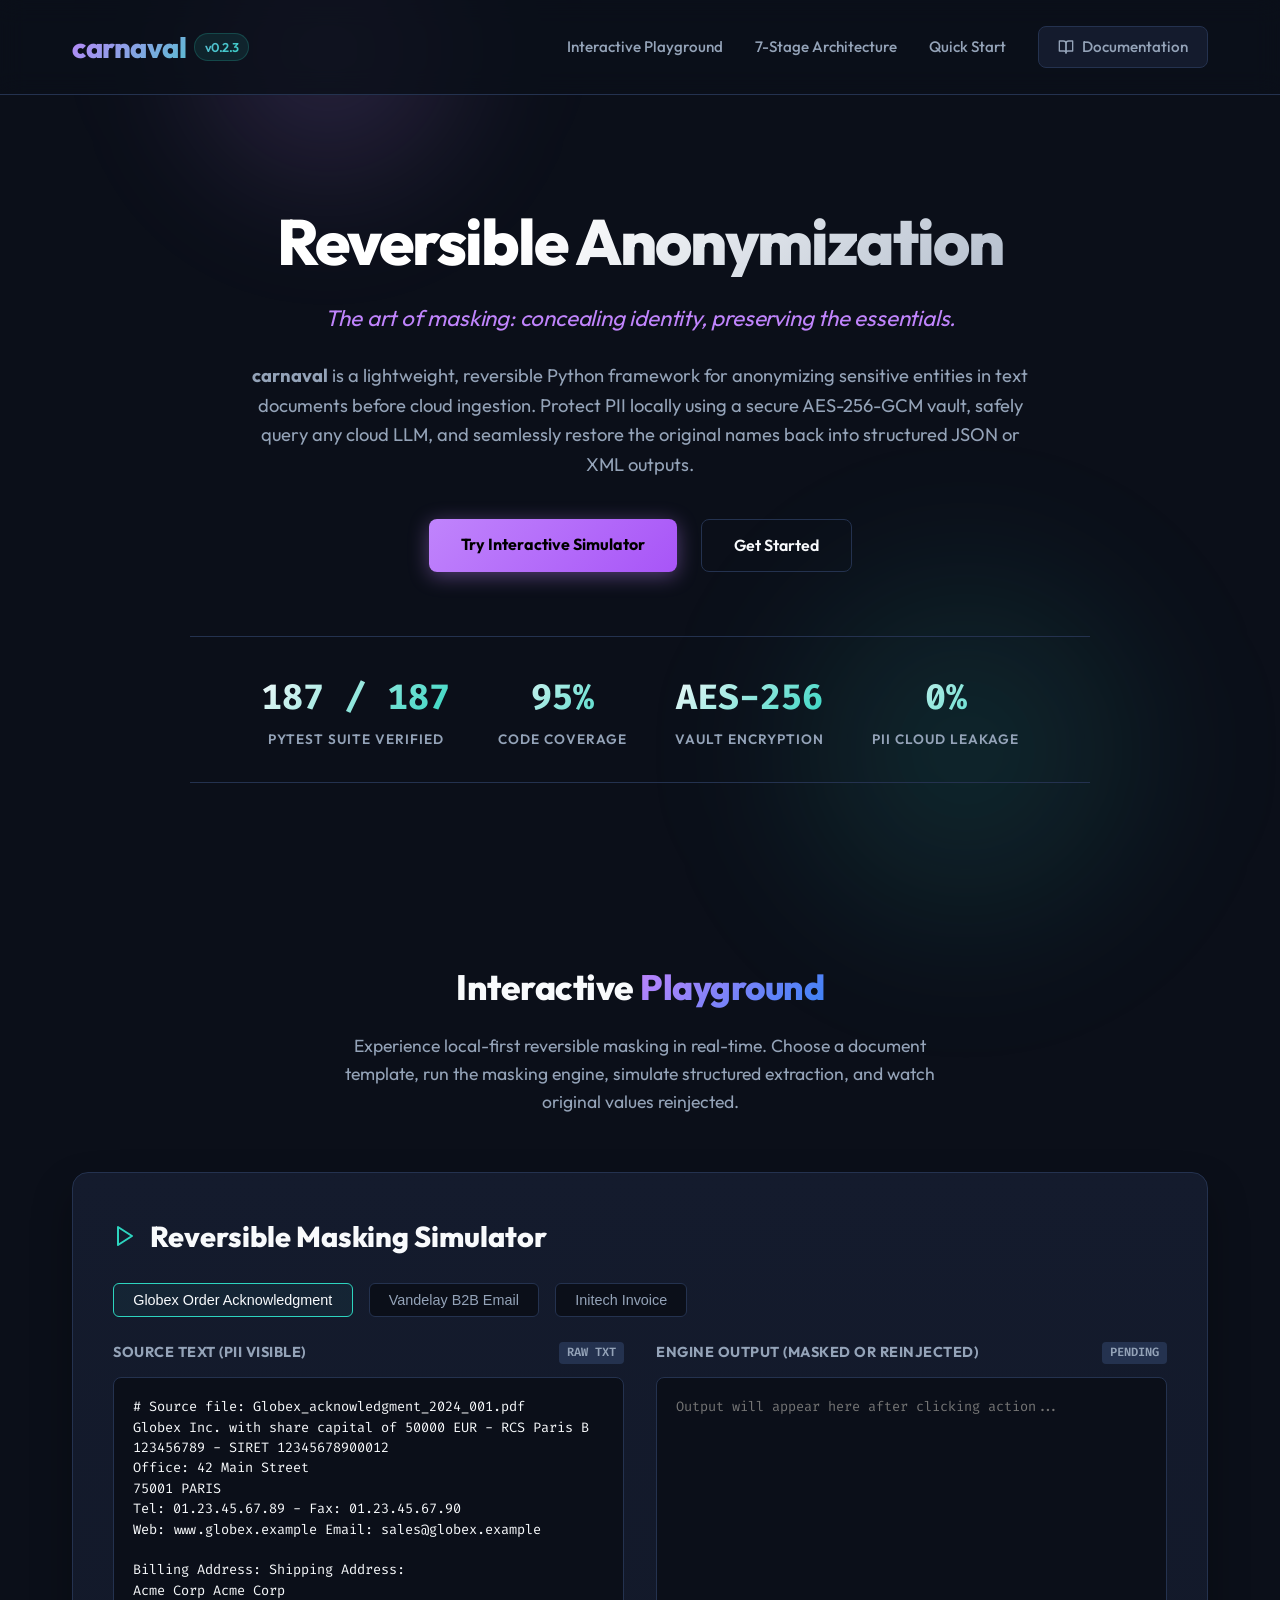
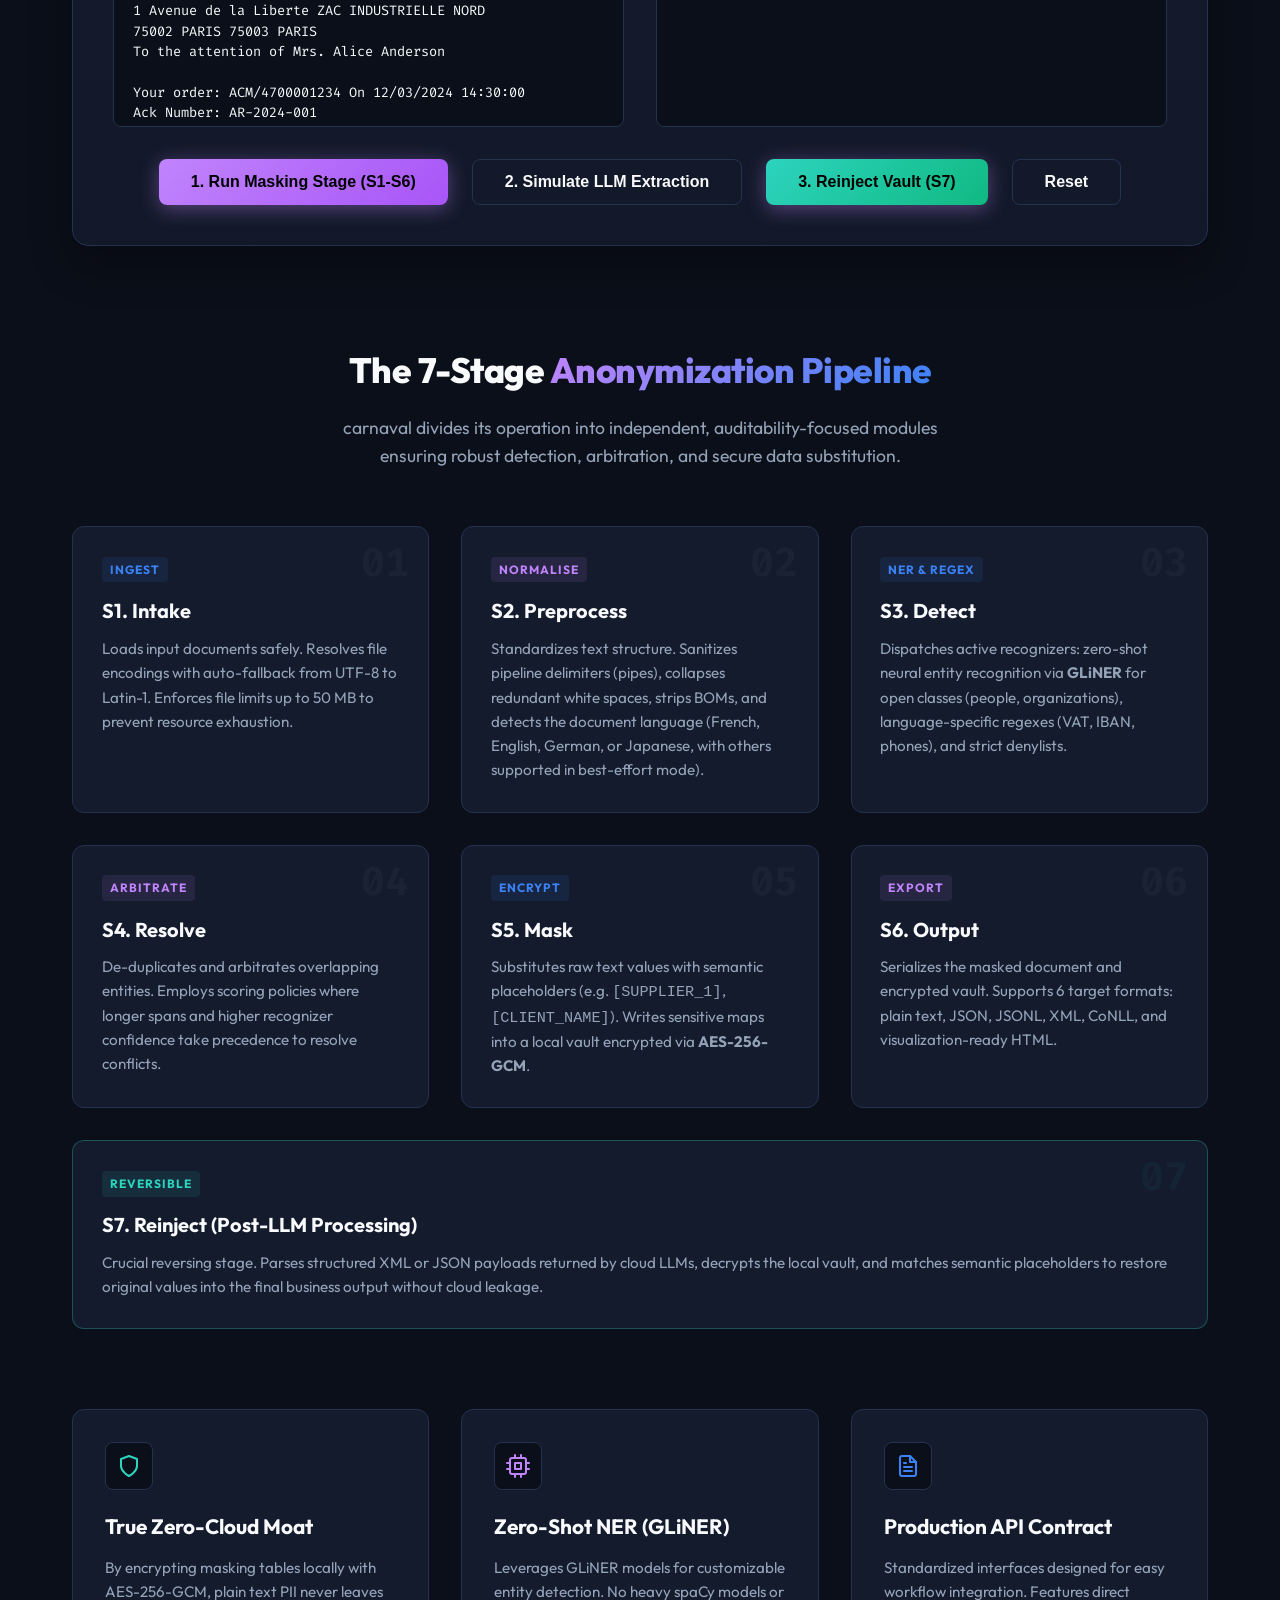
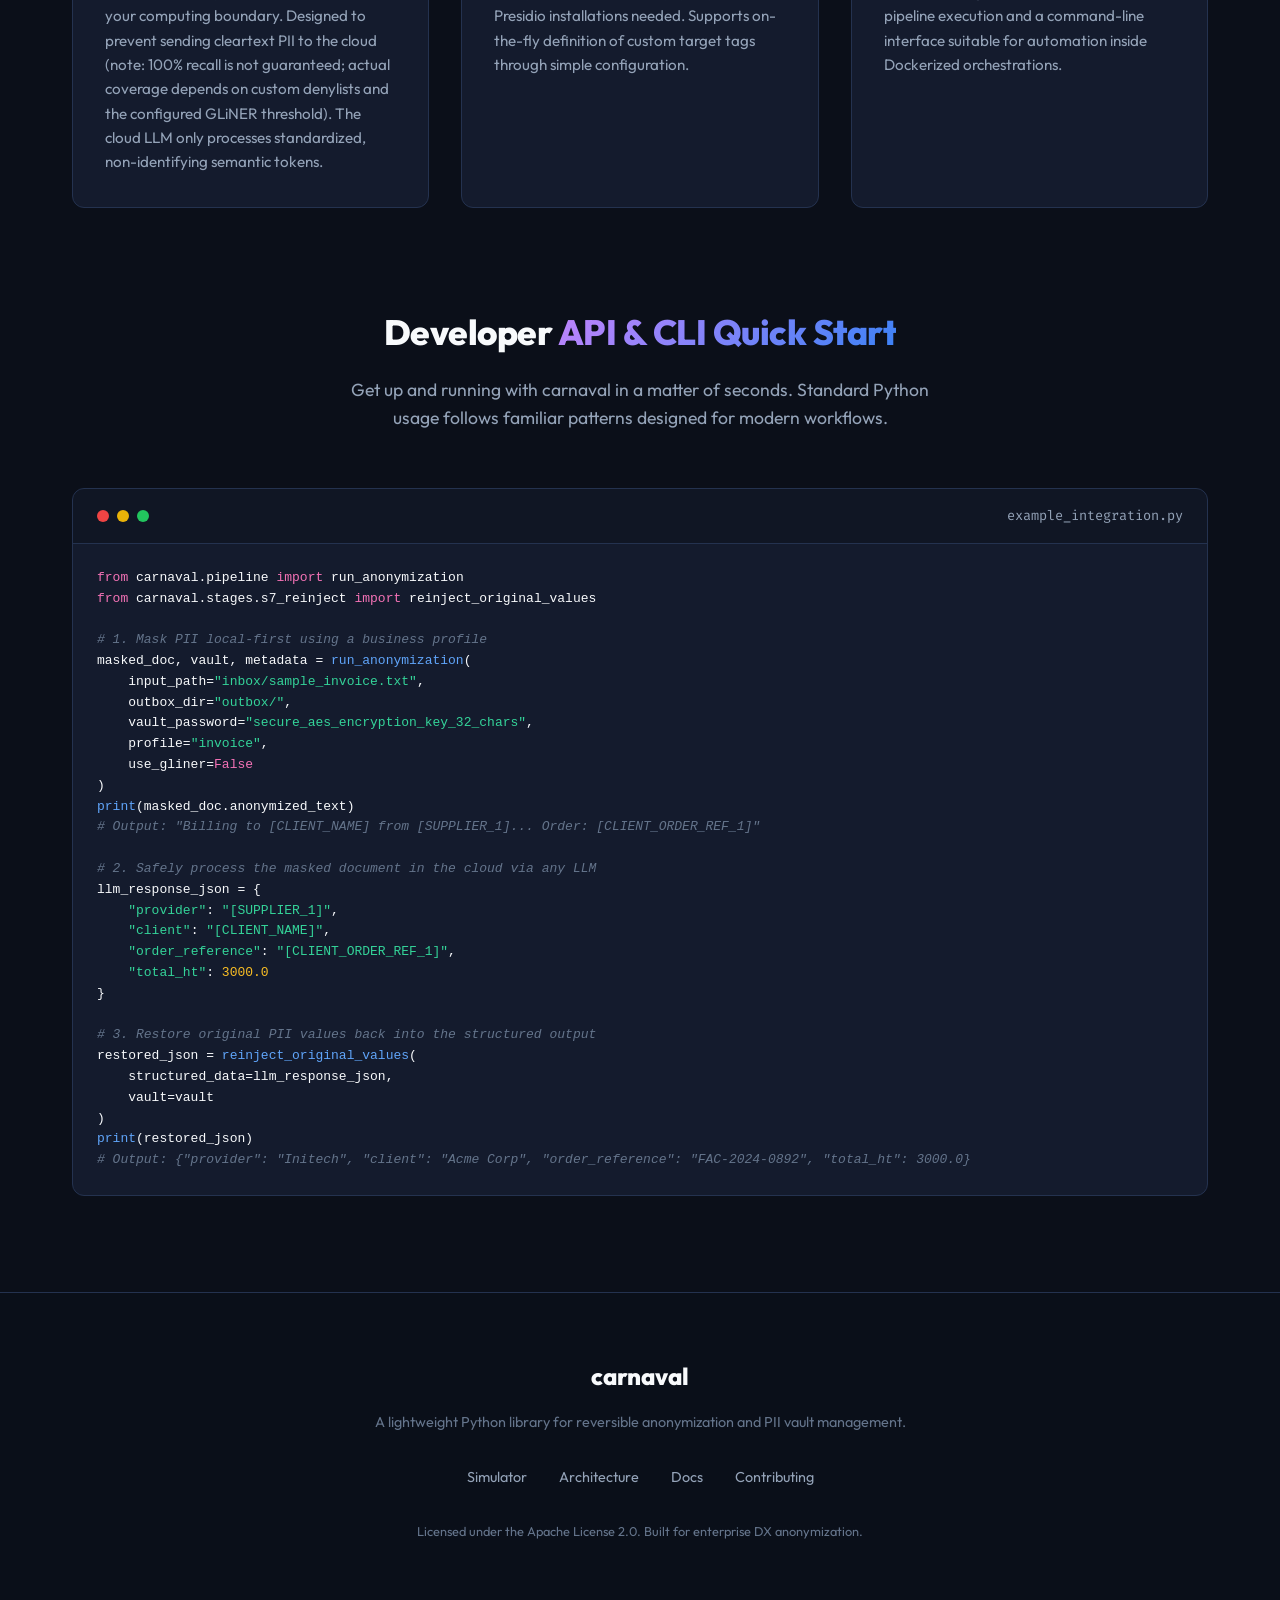
<file: docs/website/index.html>
<!DOCTYPE html>
<html lang="en">
<head>
    <meta charset="UTF-8">
    <meta name="viewport" content="width=device-width, initial-scale=1.0">
    <title>carnaval - Reversible Python Anonymization Framework</title>
    <link rel="icon" type="image/png" href="favicon.png">
    <!-- Google Fonts Outfit & Fira Code -->
    <link rel="preconnect" href="https://fonts.googleapis.com">
    <link rel="preconnect" href="https://fonts.gstatic.com" crossorigin>
    <link href="https://fonts.googleapis.com/css2?family=Fira+Code:wght@400;500;600&family=Outfit:wght@300;400;500;600;700;800&display=swap" rel="stylesheet">
    
    <style>
        :root {
            --bg-base: #0b0f19;
            --bg-surface: #141b2d;
            --bg-surface-glow: #1e2942;
            --text-primary: #f8fafc;
            --text-secondary: #94a3b8;
            --text-muted: #64748b;
            --accent-purple: #c084fc;
            --accent-purple-glow: rgba(192, 132, 252, 0.15);
            --accent-emerald: #2dd4bf;
            --accent-emerald-glow: rgba(45, 212, 191, 0.15);
            --accent-blue: #3b82f6;
            --accent-blue-glow: rgba(59, 130, 246, 0.15);
            --border-color: #24324f;
            --font-outfit: 'Outfit', -apple-system, BlinkMacSystemFont, "Segoe UI", Roboto, sans-serif;
            --font-mono: 'Fira Code', monospace;
        }

        * {
            box-sizing: border-box;
            margin: 0;
            padding: 0;
        }

        body {
            background-color: var(--bg-base);
            color: var(--text-primary);
            font-family: var(--font-outfit);
            line-height: 1.6;
            overflow-x: hidden;
            -webkit-font-smoothing: antialiased;
        }

        /* Ambient Glow Backdrops */
        .glow-orb-1 {
            position: absolute;
            top: -150px;
            left: 10%;
            width: 400px;
            height: 400px;
            background: radial-gradient(circle, rgba(192, 132, 252, 0.2) 0%, rgba(192, 132, 252, 0) 70%);
            z-index: -1;
            filter: blur(50px);
        }

        .glow-orb-2 {
            position: absolute;
            top: 500px;
            right: 5%;
            width: 500px;
            height: 500px;
            background: radial-gradient(circle, rgba(45, 212, 191, 0.15) 0%, rgba(45, 212, 191, 0) 70%);
            z-index: -1;
            filter: blur(60px);
        }

        .container {
            max-width: 1200px;
            margin: 0 auto;
            padding: 0 2rem;
            position: relative;
        }

        /* Navigation */
        header {
            border-bottom: 1px solid var(--border-color);
            padding: 1.5rem 0;
            backdrop-filter: blur(12px);
            position: sticky;
            top: 0;
            z-index: 100;
            background-color: rgba(11, 15, 25, 0.8);
        }

        .header-content {
            display: flex;
            justify-content: space-between;
            align-items: center;
        }

        .logo {
            font-size: 1.8rem;
            font-weight: 800;
            background: linear-gradient(135deg, var(--accent-purple), var(--accent-emerald));
            -webkit-background-clip: text;
            -webkit-text-fill-color: transparent;
            letter-spacing: -0.5px;
            text-decoration: none;
            display: flex;
            align-items: center;
            gap: 0.5rem;
        }

        .logo-tag {
            font-size: 0.8rem;
            padding: 0.2rem 0.6rem;
            border-radius: 99px;
            background-color: rgba(45, 212, 191, 0.1);
            color: var(--accent-emerald);
            border: 1px solid rgba(45, 212, 191, 0.2);
            font-weight: 600;
        }

        .nav-links {
            display: flex;
            gap: 2rem;
            align-items: center;
        }

        .nav-links a {
            color: var(--text-secondary);
            text-decoration: none;
            font-weight: 500;
            font-size: 0.95rem;
            transition: color 0.3s ease;
        }

        .nav-links a:hover {
            color: var(--accent-purple);
        }

        .btn-github {
            background-color: var(--bg-surface);
            border: 1px solid var(--border-color);
            color: var(--text-primary);
            padding: 0.5rem 1.2rem;
            border-radius: 8px;
            font-weight: 600;
            font-size: 0.9rem;
            cursor: pointer;
            transition: all 0.3s ease;
            text-decoration: none;
            display: flex;
            align-items: center;
            gap: 0.5rem;
        }

        .btn-github:hover {
            background-color: var(--bg-surface-glow);
            border-color: var(--accent-purple);
            box-shadow: 0 0 15px var(--accent-purple-glow);
        }

        /* Hero Section */
        .hero {
            padding: 7rem 0 5rem 0;
            text-align: center;
            position: relative;
        }

        .hero h1 {
            font-size: 4rem;
            font-weight: 800;
            letter-spacing: -2px;
            line-height: 1.1;
            margin-bottom: 1.5rem;
            background: linear-gradient(135deg, #ffffff 40%, var(--text-secondary));
            -webkit-background-clip: text;
            -webkit-text-fill-color: transparent;
        }

        .hero p.tagline {
            font-size: 1.4rem;
            color: var(--accent-purple);
            font-weight: 400;
            max-width: 700px;
            margin: 0 auto 1.5rem auto;
            letter-spacing: -0.2px;
            font-style: italic;
        }

        .hero p.desc {
            font-size: 1.15rem;
            color: var(--text-secondary);
            max-width: 800px;
            margin: 0 auto 2.5rem auto;
        }

        .hero-actions {
            display: flex;
            justify-content: center;
            gap: 1.5rem;
            margin-bottom: 4rem;
        }

        .btn-primary {
            background: linear-gradient(135deg, var(--accent-purple), #a855f7);
            color: #000000;
            font-weight: 700;
            padding: 0.8rem 2rem;
            border-radius: 8px;
            text-decoration: none;
            font-size: 1rem;
            transition: all 0.3s ease;
            border: none;
            box-shadow: 0 4px 20px rgba(192, 132, 252, 0.4);
            cursor: pointer;
        }

        .btn-primary:hover {
            transform: translateY(-2px);
            box-shadow: 0 6px 25px rgba(192, 132, 252, 0.6);
        }

        .btn-secondary {
            background-color: transparent;
            border: 1px solid var(--border-color);
            color: var(--text-primary);
            padding: 0.8rem 2rem;
            border-radius: 8px;
            font-weight: 600;
            text-decoration: none;
            font-size: 1rem;
            transition: all 0.3s ease;
            cursor: pointer;
        }

        .btn-secondary:hover {
            background-color: rgba(255, 255, 255, 0.05);
            border-color: var(--text-secondary);
        }

        .quick-stats {
            display: flex;
            justify-content: center;
            gap: 3rem;
            flex-wrap: wrap;
            border-top: 1px solid var(--border-color);
            border-bottom: 1px solid var(--border-color);
            padding: 2rem 0;
            max-width: 900px;
            margin: 0 auto;
        }

        .stat-item {
            text-align: center;
        }

        .stat-val {
            font-size: 2.2rem;
            font-weight: 800;
            color: var(--text-primary);
            font-family: var(--font-mono);
            background: linear-gradient(135deg, var(--text-primary), var(--accent-emerald));
            -webkit-background-clip: text;
            -webkit-text-fill-color: transparent;
        }

        .stat-lbl {
            font-size: 0.85rem;
            color: var(--text-secondary);
            text-transform: uppercase;
            letter-spacing: 1px;
            margin-top: 0.2rem;
            font-weight: 600;
        }

        /* Visual 7-Stage Pipeline */
        .section-title {
            text-align: center;
            font-size: 2.2rem;
            font-weight: 800;
            margin-bottom: 1rem;
            margin-top: 6rem;
            letter-spacing: -0.5px;
        }

        .section-title span {
            background: linear-gradient(135deg, var(--accent-purple), var(--accent-blue));
            -webkit-background-clip: text;
            -webkit-text-fill-color: transparent;
        }

        .section-desc {
            text-align: center;
            color: var(--text-secondary);
            font-size: 1.1rem;
            max-width: 600px;
            margin: 0 auto 3.5rem auto;
        }

        .pipeline-flow {
            display: grid;
            grid-template-columns: repeat(auto-fit, minmax(280px, 1fr));
            gap: 2rem;
            margin-bottom: 5rem;
        }

        .stage-card {
            background-color: var(--bg-surface);
            border: 1px solid var(--border-color);
            border-radius: 12px;
            padding: 1.8rem;
            position: relative;
            transition: all 0.3s ease;
        }

        .stage-card:hover {
            transform: translateY(-5px);
            border-color: var(--accent-blue);
            box-shadow: 0 10px 25px rgba(59, 130, 246, 0.1);
        }

        .stage-num {
            position: absolute;
            top: 1rem;
            right: 1.2rem;
            font-size: 2.5rem;
            font-weight: 800;
            color: rgba(255, 255, 255, 0.03);
            font-family: var(--font-mono);
            line-height: 1;
            transition: color 0.3s ease;
        }

        .stage-card:hover .stage-num {
            color: rgba(59, 130, 246, 0.15);
        }

        .stage-badge {
            font-size: 0.75rem;
            font-weight: 700;
            color: var(--accent-blue);
            text-transform: uppercase;
            letter-spacing: 1px;
            margin-bottom: 0.8rem;
            display: inline-block;
            background-color: rgba(59, 130, 246, 0.1);
            padding: 0.2rem 0.5rem;
            border-radius: 4px;
        }

        .stage-card:nth-child(even) .stage-badge {
            color: var(--accent-purple);
            background-color: rgba(192, 132, 252, 0.1);
        }
        .stage-card:nth-child(even):hover {
            border-color: var(--accent-purple);
            box-shadow: 0 10px 25px rgba(192, 132, 252, 0.1);
        }

        .stage-card:nth-child(7) .stage-badge {
            color: var(--accent-emerald);
            background-color: rgba(45, 212, 191, 0.1);
        }
        .stage-card:nth-child(7):hover {
            border-color: var(--accent-emerald);
            box-shadow: 0 10px 25px rgba(45, 212, 191, 0.1);
        }

        .stage-title {
            font-size: 1.25rem;
            font-weight: 700;
            margin-bottom: 0.6rem;
            color: var(--text-primary);
        }

        .stage-desc {
            font-size: 0.95rem;
            color: var(--text-secondary);
        }

        /* Interactive Playground */
        .playground {
            background-color: var(--bg-surface);
            border: 1px solid var(--border-color);
            border-radius: 16px;
            padding: 2.5rem;
            box-shadow: 0 20px 40px rgba(0, 0, 0, 0.3);
            position: relative;
            margin-bottom: 6rem;
            background: linear-gradient(180deg, var(--bg-surface) 0%, rgba(20, 27, 45, 0.8) 100%);
        }

        .playground-title {
            font-size: 1.8rem;
            font-weight: 800;
            margin-bottom: 1.5rem;
            display: flex;
            align-items: center;
            gap: 0.8rem;
        }

        .playground-icon {
            color: var(--accent-emerald);
            display: flex;
            align-items: center;
        }

        .template-selector {
            display: flex;
            gap: 1rem;
            margin-bottom: 1.5rem;
            flex-wrap: wrap;
        }

        .btn-template {
            background-color: var(--bg-base);
            border: 1px solid var(--border-color);
            color: var(--text-secondary);
            padding: 0.5rem 1.2rem;
            border-radius: 6px;
            font-weight: 500;
            font-size: 0.9rem;
            cursor: pointer;
            transition: all 0.3s ease;
        }

        .btn-template.active, .btn-template:hover {
            color: var(--text-primary);
            border-color: var(--accent-emerald);
            background-color: rgba(45, 212, 191, 0.05);
        }

        .playground-grid {
            display: grid;
            grid-template-columns: 1fr 1fr;
            gap: 2rem;
        }

        @media (max-width: 768px) {
            .playground-grid {
                grid-template-columns: 1fr;
            }
        }

        .panel {
            display: flex;
            flex-direction: column;
            gap: 0.8rem;
        }

        .panel-header {
            display: flex;
            justify-content: space-between;
            align-items: center;
        }

        .panel-title {
            font-size: 0.9rem;
            font-weight: 700;
            color: var(--text-secondary);
            text-transform: uppercase;
            letter-spacing: 0.5px;
        }

        .panel-pill {
            font-size: 0.75rem;
            font-weight: 600;
            padding: 0.1rem 0.5rem;
            border-radius: 4px;
            background-color: var(--border-color);
            color: var(--text-secondary);
            font-family: var(--font-mono);
        }

        .editor-container {
            border: 1px solid var(--border-color);
            border-radius: 8px;
            background-color: var(--bg-base);
            position: relative;
            flex-grow: 1;
            min-height: 350px;
            display: flex;
            flex-direction: column;
            overflow: hidden;
        }

        .editor-textarea {
            width: 100%;
            height: 100%;
            min-height: 330px;
            background: transparent;
            border: none;
            resize: none;
            outline: none;
            color: var(--text-primary);
            font-family: var(--font-mono);
            font-size: 0.85rem;
            padding: 1.2rem;
            line-height: 1.5;
            flex-grow: 1;
        }

        .editor-display {
            width: 100%;
            height: 100%;
            min-height: 330px;
            padding: 1.2rem;
            font-family: var(--font-mono);
            font-size: 0.85rem;
            line-height: 1.5;
            overflow-y: auto;
            color: var(--text-primary);
            white-space: pre-wrap;
            display: none;
        }

        .placeholder-badge {
            background-color: rgba(192, 132, 252, 0.2);
            color: var(--accent-purple);
            border: 1px solid rgba(192, 132, 252, 0.4);
            padding: 0.05rem 0.3rem;
            border-radius: 4px;
            font-weight: 600;
            display: inline-block;
            box-shadow: 0 0 8px rgba(192, 132, 252, 0.25);
        }

        .placeholder-badge.provider {
            background-color: rgba(45, 212, 191, 0.2);
            color: var(--accent-emerald);
            border-color: rgba(45, 212, 191, 0.4);
            box-shadow: 0 0 8px rgba(45, 212, 191, 0.25);
        }

        .placeholder-badge.reference {
            background-color: rgba(59, 130, 246, 0.2);
            color: var(--accent-blue);
            border-color: rgba(59, 130, 246, 0.4);
            box-shadow: 0 0 8px rgba(59, 130, 246, 0.25);
        }
        .placeholder-badge.address, .placeholder-badge.location {
            background-color: rgba(245, 158, 11, 0.15);
            color: #fbbf24;
            border-color: rgba(245, 158, 11, 0.35);
            box-shadow: 0 0 8px rgba(245, 158, 11, 0.2);
        }

        .placeholder-badge.phone, .placeholder-badge.email, .placeholder-badge.url, .placeholder-badge.contact-info {
            background-color: rgba(234, 179, 8, 0.15);
            color: #facc15;
            border-color: rgba(234, 179, 8, 0.35);
            box-shadow: 0 0 8px rgba(234, 179, 8, 0.2);
        }

        .placeholder-badge.financial, .placeholder-badge.iban, .placeholder-badge.bic, .placeholder-badge.vat, .placeholder-badge.siret, .placeholder-badge.siren, .placeholder-badge.natid {
            background-color: rgba(244, 63, 94, 0.15);
            color: #fb7185;
            border-color: rgba(244, 63, 94, 0.35);
            box-shadow: 0 0 8px rgba(244, 63, 94, 0.2);
        }

        .placeholder-badge.contact {
            background-color: rgba(192, 132, 252, 0.15);
            color: var(--accent-purple);
            border-color: rgba(192, 132, 252, 0.35);
            box-shadow: 0 0 8px rgba(192, 132, 252, 0.2);
        }

        .placeholder-badge.client, .placeholder-badge.supplier, .placeholder-badge.provider {
            background-color: rgba(45, 212, 191, 0.15);
            color: var(--accent-emerald);
            border-color: rgba(45, 212, 191, 0.35);
            box-shadow: 0 0 8px rgba(45, 212, 191, 0.2);
        }


        .playground-controls {
            display: flex;
            justify-content: center;
            gap: 1.5rem;
            margin-top: 2rem;
            flex-wrap: wrap;
        }

        /* Feature grid */
        .features-grid {
            display: grid;
            grid-template-columns: repeat(auto-fit, minmax(320px, 1fr));
            gap: 2rem;
            margin-bottom: 6rem;
        }

        .feature-card {
            background-color: var(--bg-surface);
            border: 1px solid var(--border-color);
            border-radius: 12px;
            padding: 2rem;
            transition: all 0.3s ease;
        }

        .feature-card:hover {
            border-color: var(--border-color);
            box-shadow: 0 10px 30px rgba(0, 0, 0, 0.2);
            background-color: var(--bg-surface-glow);
        }

        .feature-icon {
            width: 48px;
            height: 48px;
            border-radius: 8px;
            background-color: var(--bg-base);
            display: flex;
            align-items: center;
            justify-content: center;
            color: var(--accent-emerald);
            margin-bottom: 1.2rem;
            border: 1px solid var(--border-color);
        }

        .feature-card:nth-child(2) .feature-icon {
            color: var(--accent-purple);
        }
        .feature-card:nth-child(3) .feature-icon {
            color: var(--accent-blue);
        }

        .feature-title {
            font-size: 1.3rem;
            font-weight: 700;
            margin-bottom: 0.8rem;
            color: var(--text-primary);
        }

        .feature-desc {
            font-size: 0.95rem;
            color: var(--text-secondary);
        }

        /* Code Snippets Panel */
        .code-showcase {
            background-color: var(--bg-surface);
            border: 1px solid var(--border-color);
            border-radius: 12px;
            overflow: hidden;
            margin-bottom: 6rem;
        }

        .code-header {
            background-color: rgba(0, 0, 0, 0.2);
            padding: 1rem 1.5rem;
            border-bottom: 1px solid var(--border-color);
            display: flex;
            justify-content: space-between;
            align-items: center;
        }

        .code-dots {
            display: flex;
            gap: 0.5rem;
        }

        .code-dot {
            width: 12px;
            height: 12px;
            border-radius: 50%;
            background-color: #ef4444;
        }
        .code-dot:nth-child(2) { background-color: #eab308; }
        .code-dot:nth-child(3) { background-color: #22c55e; }

        .code-title {
            font-size: 0.85rem;
            color: var(--text-secondary);
            font-family: var(--font-mono);
        }

        .code-body {
            padding: 1.5rem;
            overflow-x: auto;
            margin: 0;
        }

        .code-body pre {
            font-family: var(--font-mono);
            font-size: 0.9rem;
            color: #e2e8f0;
        }

        /* Highlight classes */
        .hl-keyword { color: #f472b6; }
        .hl-string { color: #34d399; }
        .hl-comment { color: #64748b; font-style: italic; }
        .hl-number { color: #fbbf24; }
        .hl-fn { color: #60a5fa; }

        /* Footer */
        footer {
            border-top: 1px solid var(--border-color);
            padding: 4rem 0;
            background-color: rgba(11, 15, 25, 0.6);
            text-align: center;
        }

        .footer-logo {
            font-size: 1.5rem;
            font-weight: 800;
            color: var(--text-primary);
            text-decoration: none;
            margin-bottom: 1rem;
            display: inline-block;
        }

        .footer-desc {
            color: var(--text-muted);
            font-size: 0.9rem;
            margin-bottom: 2rem;
        }

        .footer-links {
            display: flex;
            justify-content: center;
            gap: 2rem;
            margin-bottom: 2rem;
        }

        .footer-links a {
            color: var(--text-secondary);
            text-decoration: none;
            font-size: 0.9rem;
            transition: color 0.3s ease;
        }

        .footer-links a:hover {
            color: var(--accent-purple);
        }

        .footer-copy {
            color: var(--text-muted);
            font-size: 0.8rem;
        }
    </style>
</head>
<body>

    <div class="glow-orb-1"></div>
    <div class="glow-orb-2"></div>

    <!-- Navigation Header -->
    <header>
        <div class="container header-content">
            <a href="#" class="logo">
                carnaval
                <span class="logo-tag">v0.2.3</span>
            </a>
            <div class="nav-links">
                <a href="#playground">Interactive Playground</a>
                <a href="#pipeline">7-Stage Architecture</a>
                <a href="#code">Quick Start</a>
                <a href="../documentation.html" class="btn-github">
                    <svg width="16" height="16" viewBox="0 0 24 24" fill="none" stroke="currentColor" stroke-width="2" stroke-linecap="round" stroke-linejoin="round" class="feather feather-book-open"><path d="M2 3h6a4 4 0 0 1 4 4v14a3 3 0 0 0-3-3H2z"></path><path d="M22 3h-6a4 4 0 0 0-4 4v14a3 3 0 0 1 3-3h7z"></path></svg>
                    Documentation
                </a>
            </div>
        </div>
    </header>

    <!-- Hero Section -->
    <section class="hero container">
        <h1>Reversible Anonymization</h1>
        <p class="tagline">The art of masking: concealing identity, preserving the essentials.</p>
        <p class="desc">
            <strong>carnaval</strong> is a lightweight, reversible Python framework for anonymizing sensitive entities in text documents before cloud ingestion. Protect PII locally using a secure AES-256-GCM vault, safely query any cloud LLM, and seamlessly restore the original names back into structured JSON or XML outputs.
        </p>
        
        <div class="hero-actions">
            <a href="#playground" class="btn-primary">Try Interactive Simulator</a>
            <a href="../documentation.html#sec-02_install" class="btn-secondary">Get Started</a>
        </div>

        <div class="quick-stats">
            <div class="stat-item">
                <div class="stat-val">187 / 187</div>
                <div class="stat-lbl">Pytest Suite Verified</div>
            </div>
            <div class="stat-item">
                <div class="stat-val">95%</div>
                <div class="stat-lbl">Code Coverage</div>
            </div>
            <div class="stat-item">
                <div class="stat-val">AES-256</div>
                <div class="stat-lbl">Vault Encryption</div>
            </div>
            <div class="stat-item">
                <div class="stat-val">0%</div>
                <div class="stat-lbl">PII Cloud Leakage</div>
            </div>
        </div>
    </section>

    <!-- Interactive Playground Section -->
    <section id="playground" class="container">
        <h2 class="section-title">Interactive <span>Playground</span></h2>
        <p class="section-desc">Experience local-first reversible masking in real-time. Choose a document template, run the masking engine, simulate structured extraction, and watch original values reinjected.</p>

        <div class="playground">
            <div class="playground-title">
                <div class="playground-icon">
                    <svg width="24" height="24" viewBox="0 0 24 24" fill="none" stroke="currentColor" stroke-width="2" stroke-linecap="round" stroke-linejoin="round" class="feather feather-play"><polygon points="5 3 19 12 5 21 5 3"></polygon></svg>
                </div>
                Reversible Masking Simulator
            </div>

            <div class="template-selector">
                <button class="btn-template active" onclick="loadTemplate('ack')">Globex Order Acknowledgment</button>
                <button class="btn-template" onclick="loadTemplate('email')">Vandelay B2B Email</button>
                <button class="btn-template" onclick="loadTemplate('invoice')">Initech Invoice</button>
            </div>

            <div class="playground-grid">
                <!-- Left Panel: Input & Masked Text -->
                <div class="panel">
                    <div class="panel-header">
                        <div class="panel-title" id="input-title">Source text (PII visible)</div>
                        <div class="panel-pill" id="input-pill">RAW TXT</div>
                    </div>
                    <div class="editor-container">
                        <textarea class="editor-textarea" id="editor-left" placeholder="Paste your text document here..."></textarea>
                        <div class="editor-display" id="display-left"></div>
                    </div>
                </div>

                <!-- Right Panel: Output & Vault -->
                <div class="panel">
                    <div class="panel-header">
                        <div class="panel-title" id="output-title">Engine output (Masked or Reinjected)</div>
                        <div class="panel-pill" id="output-pill">PENDING</div>
                    </div>
                    <div class="editor-container">
                        <textarea class="editor-textarea" id="editor-right" readonly placeholder="Output will appear here after clicking action..."></textarea>
                        <div class="editor-display" id="display-right"></div>
                    </div>
                </div>
            </div>

            <div class="playground-controls">
                <button class="btn-primary" id="btn-mask" onclick="runMasking()">1. Run Masking Stage (S1-S6)</button>
                <button class="btn-secondary" id="btn-llm" disabled onclick="runLLMSimulator()">2. Simulate LLM Extraction</button>
                <button class="btn-primary" id="btn-reinject" disabled style="background: linear-gradient(135deg, var(--accent-emerald), #10b981)" onclick="runReinjection()">3. Reinject Vault (S7)</button>
                <button class="btn-secondary" onclick="resetPlayground()">Reset</button>
            </div>
        </div>
    </section>

    <!-- The 7-Stage Pipeline Section -->
    <section id="pipeline" class="container">
        <h2 class="section-title">The 7-Stage <span>Anonymization Pipeline</span></h2>
        <p class="section-desc">carnaval divides its operation into independent, auditability-focused modules ensuring robust detection, arbitration, and secure data substitution.</p>

        <div class="pipeline-flow">
            <!-- Stage 1 -->
            <div class="stage-card">
                <div class="stage-num">01</div>
                <div class="stage-badge">Ingest</div>
                <h3 class="stage-title">S1. Intake</h3>
                <p class="stage-desc">Loads input documents safely. Resolves file encodings with auto-fallback from UTF-8 to Latin-1. Enforces file limits up to 50 MB to prevent resource exhaustion.</p>
            </div>

            <!-- Stage 2 -->
            <div class="stage-card">
                <div class="stage-num">02</div>
                <div class="stage-badge">Normalise</div>
                <h3 class="stage-title">S2. Preprocess</h3>
                <p class="stage-desc">Standardizes text structure. Sanitizes pipeline delimiters (pipes), collapses redundant white spaces, strips BOMs, and detects the document language (French, English, German, or Japanese, with others supported in best-effort mode).</p>
            </div>

            <!-- Stage 3 -->
            <div class="stage-card">
                <div class="stage-num">03</div>
                <div class="stage-badge">NER & Regex</div>
                <h3 class="stage-title">S3. Detect</h3>
                <p class="stage-desc">Dispatches active recognizers: zero-shot neural entity recognition via <strong>GLiNER</strong> for open classes (people, organizations), language-specific regexes (VAT, IBAN, phones), and strict denylists.</p>
            </div>

            <!-- Stage 4 -->
            <div class="stage-card">
                <div class="stage-num">04</div>
                <div class="stage-badge">Arbitrate</div>
                <h3 class="stage-title">S4. Resolve</h3>
                <p class="stage-desc">De-duplicates and arbitrates overlapping entities. Employs scoring policies where longer spans and higher recognizer confidence take precedence to resolve conflicts.</p>
            </div>

            <!-- Stage 5 -->
            <div class="stage-card">
                <div class="stage-num">05</div>
                <div class="stage-badge">Encrypt</div>
                <h3 class="stage-title">S5. Mask</h3>
                <p class="stage-desc">Substitutes raw text values with semantic placeholders (e.g. <code>[SUPPLIER_1]</code>, <code>[CLIENT_NAME]</code>). Writes sensitive maps into a local vault encrypted via <strong>AES-256-GCM</strong>.</p>
            </div>

            <!-- Stage 6 -->
            <div class="stage-card">
                <div class="stage-num">06</div>
                <div class="stage-badge">Export</div>
                <h3 class="stage-title">S6. Output</h3>
                <p class="stage-desc">Serializes the masked document and encrypted vault. Supports 6 target formats: plain text, JSON, JSONL, XML, CoNLL, and visualization-ready HTML.</p>
            </div>

            <!-- Stage 7 -->
            <div class="stage-card" style="grid-column: 1 / -1; border-color: rgba(45, 212, 191, 0.3)">
                <div class="stage-num" style="color: rgba(45, 212, 191, 0.05)">07</div>
                <div class="stage-badge" style="color: var(--accent-emerald); background-color: rgba(45, 212, 191, 0.1)">Reversible</div>
                <h3 class="stage-title">S7. Reinject (Post-LLM Processing)</h3>
                <p class="stage-desc">Crucial reversing stage. Parses structured XML or JSON payloads returned by cloud LLMs, decrypts the local vault, and matches semantic placeholders to restore original values into the final business output without cloud leakage.</p>
            </div>
        </div>
    </section>

    <!-- Features Section -->
    <section class="container">
        <div class="features-grid">
            <div class="feature-card">
                <div class="feature-icon">
                    <svg width="24" height="24" viewBox="0 0 24 24" fill="none" stroke="currentColor" stroke-width="2" stroke-linecap="round" stroke-linejoin="round" class="feather feather-shield"><path d="M12 22s8-4 8-10V5l-8-3-8 3v7c0 6 8 10 8 10z"></path></svg>
                </div>
                <h3 class="feature-title">True Zero-Cloud Moat</h3>
                <p class="feature-desc">By encrypting masking tables locally with AES-256-GCM, plain text PII never leaves your computing boundary. Designed to prevent sending cleartext PII to the cloud (note: 100% recall is not guaranteed; actual coverage depends on custom denylists and the configured GLiNER threshold). The cloud LLM only processes standardized, non-identifying semantic tokens.</p>
            </div>

            <div class="feature-card">
                <div class="feature-icon">
                    <svg width="24" height="24" viewBox="0 0 24 24" fill="none" stroke="currentColor" stroke-width="2" stroke-linecap="round" stroke-linejoin="round" class="feather feather-cpu"><rect x="4" y="4" width="16" height="16" rx="2" ry="2"></rect><rect x="9" y="9" width="6" height="6"></rect><line x1="9" y1="1" x2="9" y2="4"></line><line x1="15" y1="1" x2="15" y2="4"></line><line x1="9" y1="20" x2="9" y2="23"></line><line x1="15" y1="20" x2="15" y2="23"></line><line x1="20" y1="9" x2="23" y2="9"></line><line x1="20" y1="15" x2="23" y2="15"></line><line x1="1" y1="9" x2="4" y2="9"></line><line x1="1" y1="15" x2="4" y2="15"></line></svg>
                </div>
                <h3 class="feature-title">Zero-Shot NER (GLiNER)</h3>
                <p class="feature-desc">Leverages GLiNER models for customizable entity detection. No heavy spaCy models or Presidio installations needed. Supports on-the-fly definition of custom target tags through simple configuration.</p>
            </div>

            <div class="feature-card">
                <div class="feature-icon">
                    <svg width="24" height="24" viewBox="0 0 24 24" fill="none" stroke="currentColor" stroke-width="2" stroke-linecap="round" stroke-linejoin="round" class="feather feather-file-text"><path d="M14 2H6a2 2 0 0 0-2 2v16a2 2 0 0 0 2 2h12a2 2 0 0 0 2-2V8z"></path><polyline points="14 2 14 8 20 8"></polyline><line x1="16" y1="13" x2="8" y2="13"></line><line x1="16" y1="17" x2="8" y2="17"></line><polyline points="10 9 9 9 8 9"></polyline></svg>
                </div>
                <h3 class="feature-title">Production API Contract</h3>
                <p class="feature-desc">Standardized interfaces designed for easy workflow integration. Features direct pipeline execution and a command-line interface suitable for automation inside Dockerized orchestrations.</p>
            </div>
        </div>
    </section>

    <!-- Code showcase / Quick Start Section -->
    <section id="code" class="container">
        <h2 class="section-title">Developer <span>API & CLI Quick Start</span></h2>
        <p class="section-desc">Get up and running with carnaval in a matter of seconds. Standard Python usage follows familiar patterns designed for modern workflows.</p>

        <div class="code-showcase">
            <div class="code-header">
                <div class="code-dots">
                    <div class="code-dot"></div>
                    <div class="code-dot"></div>
                    <div class="code-dot"></div>
                </div>
                <div class="code-title">example_integration.py</div>
            </div>
            <pre class="code-body"><code><span class="hl-keyword">from</span> carnaval.pipeline <span class="hl-keyword">import</span> run_anonymization
<span class="hl-keyword">from</span> carnaval.stages.s7_reinject <span class="hl-keyword">import</span> reinject_original_values

<span class="hl-comment"># 1. Mask PII local-first using a business profile</span>
masked_doc, vault, metadata = <span class="hl-fn">run_anonymization</span>(
    input_path=<span class="hl-string">"inbox/sample_invoice.txt"</span>,
    outbox_dir=<span class="hl-string">"outbox/"</span>,
    vault_password=<span class="hl-string">"secure_aes_encryption_key_32_chars"</span>,
    profile=<span class="hl-string">"invoice"</span>,
    use_gliner=<span class="hl-keyword">False</span>
)
<span class="hl-fn">print</span>(masked_doc.anonymized_text)
<span class="hl-comment"># Output: "Billing to [CLIENT_NAME] from [SUPPLIER_1]... Order: [CLIENT_ORDER_REF_1]"</span>

<span class="hl-comment"># 2. Safely process the masked document in the cloud via any LLM</span>
llm_response_json = {
    <span class="hl-string">"provider"</span>: <span class="hl-string">"[SUPPLIER_1]"</span>,
    <span class="hl-string">"client"</span>: <span class="hl-string">"[CLIENT_NAME]"</span>,
    <span class="hl-string">"order_reference"</span>: <span class="hl-string">"[CLIENT_ORDER_REF_1]"</span>,
    <span class="hl-string">"total_ht"</span>: <span class="hl-number">3000.0</span>
}

<span class="hl-comment"># 3. Restore original PII values back into the structured output</span>
restored_json = <span class="hl-fn">reinject_original_values</span>(
    structured_data=llm_response_json,
    vault=vault
)
<span class="hl-fn">print</span>(restored_json)
<span class="hl-comment"># Output: {"provider": "Initech", "client": "Acme Corp", "order_reference": "FAC-2024-0892", "total_ht": 3000.0}</span></code></pre>
        </div>
    </section>

    <!-- Footer -->
    <footer>
        <div class="container">
            <a href="#" class="footer-logo">carnaval</a>
            <p class="footer-desc">A lightweight Python library for reversible anonymization and PII vault management.</p>
            <div class="footer-links">
                <a href="#playground">Simulator</a>
                <a href="#pipeline">Architecture</a>
                <a href="../documentation.html">Docs</a>
                <a href="../../CONTRIBUTING.md">Contributing</a>
            </div>
            <p class="footer-copy">Licensed under the Apache License 2.0. Built for enterprise DX anonymization.</p>
        </div>
    </footer>

    <!-- Simulation Script -->
    <script>
        const templates = {
            ack: {
                title: "Globex Order Acknowledgment",
                raw: `# Source file: Globex_acknowledgment_2024_001.pdf\nGlobex Inc. with share capital of 50000 EUR - RCS Paris B 123456789 - SIRET 12345678900012\nOffice: 42 Main Street\n75001 PARIS\nTel: 01.23.45.67.89 - Fax: 01.23.45.67.90\nWeb: www.globex.example Email: sales@globex.example\n\nBilling Address: Shipping Address:\nAcme Corp Acme Corp\n1 Avenue de la Liberte ZAC INDUSTRIELLE NORD\n75002 PARIS 75003 PARIS\nTo the attention of Mrs. Alice Anderson\n\nYour order: ACM/4700001234 On 12/03/2024 14:30:00\nAck Number: AR-2024-001\nFollowed by: Alice Anderson - Registration: 1245678\n\nItems:\n1 | 10 | RKMCK3 - Globex Inc. - Ref M254C00021 - 10.76 EUR - Delivery 05/04/2024\n2 | 5 | KHZ-DA-032-0050-M - Short-stroke cylinder - 79.50 EUR - Delivery 12/04/2024\n\nTotal Ex VAT: 187.10 EUR\nVAT 20%: 37.42 EUR\nTotal Inc VAT: 224.52 EUR\n\nPayment Terms: 30 days end of month\nPayment Mode: Wire Transfer\nIntracommunity VAT: FR99123456789\nIBAN: FR763000600001234567890141\nBIC: AAAAFR2XXXX\n\nThank you for your business.\nSincerely,\nAlice Anderson`,
                
                masked: `# Source file: <span class="placeholder-badge supplier">[SUPPLIER_1]</span><span class="placeholder-badge address">[ADDRESS_1]</span>\n<span class="placeholder-badge supplier">[SUPPLIER_2]</span> with share capital of <span class="placeholder-badge financial">[CAPITAL_1]</span> EUR - RCS <span class="placeholder-badge address">[ADDRESS_2]</span> <span class="placeholder-badge financial">[NATID_1]</span> - SIRET <span class="placeholder-badge financial">[SIRET_1]</span>\nOffice: <span class="placeholder-badge address">[ADDRESS_2]</span>\n<span class="placeholder-badge address">[ADDRESS_3]</span><span class="placeholder-badge address">[ADDRESS_4]</span>\nTel: <span class="placeholder-badge phone">[PHONE_1]</span> - Fax: <span class="placeholder-badge phone">[PHONE_2]</span>\nWeb: www.<span class="placeholder-badge supplier">[SUPPLIER_3]</span><span class="placeholder-badge url">[URL_1]</span> Email: <span class="placeholder-badge email">[EMAIL_1]</span>\n\nBilling Address: Shipping Address:\n<span class="placeholder-badge client">[CLIENT_NAME]</span> <span class="placeholder-badge client">[CLIENT_NAME]</span>\n1 Avenue de la <span class="placeholder-badge contact">[CONTACT_1]</span> ZAC INDUSTRIELLE NORD\n<span class="placeholder-badge address">[ADDRESS_5]</span><span class="placeholder-badge address">[ADDRESS_4]</span> <span class="placeholder-badge address">[ADDRESS_6]</span><span class="placeholder-badge address">[ADDRESS_4]</span>\nTo the attention of Mrs. <span class="placeholder-badge contact">[CONTACT_4]</span> <span class="placeholder-badge contact">[CONTACT_2]</span>\n\nYour order: <span class="placeholder-badge reference">[CLIENT_ORDER_REF_1]</span> On 12/03/2024 14:30:00\nAck Number: <span class="placeholder-badge reference">[REF_1]</span>\nFollowed by: <span class="placeholder-badge contact">[CONTACT_3]</span> - Registration: <span class="placeholder-badge reference">[REF_REG_1]</span>\n\nItems:\n1 | 10 | <span class="placeholder-badge reference">[REF_PROD_1]</span> - <span class="placeholder-badge supplier">[SUPPLIER_2]</span> - Ref <span class="placeholder-badge reference">[REF_ARTICLE_1]</span> - 10.76 EUR - Delivery 05/04/2024\n2 | 5 | <span class="placeholder-badge reference">[REF_PROD_2]</span> - <span class="placeholder-badge address">[ADDRESS_7]</span> - 79.50 EUR - Delivery 12/04/2024\n\nTotal Ex VAT: 187.10 EUR\nVAT 20%: 37.42 EUR\nTotal Inc VAT: 224.52 EUR\n\nPayment Terms: 30 days end of month\nPayment Mode: Wire Transfer\nIntracommunity VAT: <span class="placeholder-badge financial">[VAT_1]</span>\nIBAN: <span class="placeholder-badge financial">[IBAN_1]</span>\nBIC: <span class="placeholder-badge financial">[BIC_1]</span>\n\nThank you for your business.\nSincerely,\n<span class="placeholder-badge contact">[CONTACT_3]</span>`,
                
                vault: `{\n  "vault_id": "vlt_892d1a3c",\n  "algorithm": "AES-256-GCM",\n  "keys": {\n    "[SUPPLIER_2]": "Globex Inc.",\n    "[CLIENT_NAME]": "Acme Corp",\n    "[CONTACT_4]": "Anderson",\n    "[CONTACT_3]": "Alice Anderson",\n    "[ADDRESS_2]": "42 Main Street",\n    "[REF_ARTICLE_1]": "M254C00021",\n    "[REF_PROD_1]": "RKMCK3",\n    "[REF_PROD_2]": "KHZ-DA-032-0050-M",\n    "[CLIENT_ORDER_REF_1]": "ACM/4700001234",\n    "[IBAN_1]": "FR763000600001234567890141",\n    "[VAT_1]": "FR99123456789",\n    "[EMAIL_1]": "sales@globex.example"\n  }\n}`,
                
                llm: `{\n  "vendor": "<span class=\"placeholder-badge provider\">[SUPPLIER_2]</span>",\n  "client": "<span class=\"placeholder-badge client\">[CLIENT_NAME]</span>",\n  "order_id": "<span class=\"placeholder-badge reference\">[CLIENT_ORDER_REF_1]</span>",\n  "total_ht": 187.10,\n  "items_count": 2\n}`,
                
                reinjected: `{\n  "vendor": "Globex Inc.",\n  "client": "Acme Corp",\n  "order_id": "ACM/4700001234",\n  "total_ht": 187.10,\n  "items_count": 2\n}`
            },
            email: {
                title: "Vandelay B2B Email",
                raw: `From: David Davis <david.davis@vandelay.example>\nTo: Carol Carter <carol.carter@acme.example>\nSubject: RE: Order ACM/2024/0438 - shipping confirmation\n\nHello Carol,\n\nI confirm the shipping of your order ACM/2024/0438 today.\n\nTracking: departure from our site 30 Rue de l'Industrie, Marseille (13002),\ndelivery scheduled Wednesday 17/04 at your site.\n\nIncluded references:\n- KHZ-DA-032-0050-M: 10 units\n- RKMCK3: 25 units\n\nIf you have any questions, I remain available:\nDirect Tel: 04.91.23.45.67\nMobile: 06.78.90.12.34\n\nSincerely,\nDavid Davis\nSales Manager\nVandelay Industries\nwww.vandelay.example`,
                
                masked: `From: <span class="placeholder-badge contact">[CONTACT_1]</span> &lt;<span class="placeholder-badge email">[EMAIL_1]</span>&gt;\nTo: <span class="placeholder-badge contact">[CONTACT_4]</span> &lt;<span class="placeholder-badge email">[EMAIL_2]</span>&gt;\nSubject: RE: Order <span class="placeholder-badge reference">[CLIENT_ORDER_REF_1]</span> - shipping confirmation\n\nHello <span class="placeholder-badge contact">[CONTACT_4]</span>,\n\nI confirm the shipping of your order <span class="placeholder-badge reference">[CLIENT_ORDER_REF_1]</span> today.\n\nTracking: departure from our site <span class="placeholder-badge address">[ADDRESS_1]</span> (<span class="placeholder-badge reference">[CLIENT_ORDER_REF_2]</span>),\ndelivery scheduled Wednesday 17/04 at your site.\n\nIncluded references:\n- <span class="placeholder-badge reference">[REF_PROD_2]</span>: 10 units\n- <span class="placeholder-badge reference">[REF_PROD_1]</span>: 25 units\n\nIf you have any questions, I remain available:\nDirect Tel: <span class="placeholder-badge phone">[PHONE_1]</span>\nMobile: <span class="placeholder-badge phone">[PHONE_2]</span>\n\nSincerely,\n<span class="placeholder-badge contact">[CONTACT_1]</span>\nSales Manager\n<span class="placeholder-badge supplier">[SUPPLIER_1]</span>\nwww.<span class="placeholder-badge supplier">[SUPPLIER_1]</span><span class="placeholder-badge url">[URL_1]</span>`,
                
                vault: `{\n  "vault_id": "vlt_e0921a4f",\n  "algorithm": "AES-256-GCM",\n  "keys": {\n    "[CONTACT_1]": "David Davis",\n    "[CONTACT_4]": "Carol Carter",\n    "[EMAIL_1]": "david.davis@vandelay.example",\n    "[EMAIL_2]": "carol.carter@acme.example",\n    "[REF_PROD_1]": "RKMCK3",\n    "[REF_PROD_2]": "KHZ-DA-032-0050-M",\n    "[CLIENT_ORDER_REF_1]": "ACM/2024/0438",\n    "[SUPPLIER_1]": "Vandelay Industries",\n    "[PHONE_1]": "04.91.23.45.67",\n    "[PHONE_2]": "06.78.90.12.34"\n  }\n}`,
                
                llm: `{\n  "sender_name": "<span class=\"placeholder-badge contact\">[CONTACT_1]</span>",\n  "sender_company": "<span class=\"placeholder-badge provider\">[SUPPLIER_1]</span>",\n  "associated_order": "<span class=\"placeholder-badge reference\">[CLIENT_ORDER_REF_1]</span>",\n  "is_shipping_confirmation": true\n}`,
                
                reinjected: `{\n  "sender_name": "David Davis",\n  "sender_company": "Vandelay Industries",\n  "associated_order": "ACM/2024/0438",\n  "is_shipping_confirmation": true\n}`
            },
            invoice: {
                title: "Initech Invoice",
                raw: `INITECH CORP - INVOICE\nDate: 2024-05-15\nInvoice Ref: FAC-2024-0892\nClient: Acme Corp\n\nDescription of Services:\n- Development of Eureka multi-agent prototype: 3000,00 EUR\n\nPayment Details:\nIBAN: FR1420041010050500013M02606\nBIC: INITHFRPXXX\n\nThank you for doing business with Initech!\nFor support, email billing@initech.example`,
                
                masked: `<span class="placeholder-badge supplier">[SUPPLIER_1]</span> - INVOICE\nDate: 2024-05-15\nInvoice Ref: <span class="placeholder-badge reference">FAC-2024-0892</span>\nClient: <span class="placeholder-badge client">[CLIENT_NAME]</span>\n\nDescription of Services:\n- Development of Eureka multi-agent prototype: 3000,00 EUR\n\nPayment Details:\nIBAN: <span class="placeholder-badge financial">[IBAN_1]</span>\nBIC: <span class="placeholder-badge financial">[BIC_1]</span>\n\nThank you for doing business with <span class="placeholder-badge supplier">[SUPPLIER_1]</span>!\nFor support, email <span class="placeholder-badge email">[EMAIL_1]</span>`,
                
                vault: `{\n  "vault_id": "vlt_49ab213c",\n  "algorithm": "AES-256-GCM",\n  "keys": {\n    "[SUPPLIER_1]": "Initech",\n    "[CLIENT_NAME]": "Acme Corp",\n    "[IBAN_1]": "FR1420041010050500013M02606",\n    "[BIC_1]": "INITHFRPXXX",\n    "[EMAIL_1]": "billing@initech.example"\n  }\n}`,
                
                llm: `{\n  "invoice_ref": "<span class=\"placeholder-badge reference\">FAC-2024-0892</span>",\n  "billing_party": "<span class=\"placeholder-badge provider\">[SUPPLIER_1]</span>",\n  "client_party": "<span class=\"placeholder-badge client\">[CLIENT_NAME]</span>",\n  "amount_due": 3000.00\n}`,
                
                reinjected: `{\n  "invoice_ref": "FAC-2024-0892",\n  "billing_party": "Initech",\n  "client_party": "Acme Corp",\n  "amount_due": 3000.00\n}`
            }
        };

        let currentActiveTemplate = 'ack';
        
        function loadTemplate(key) {
            currentActiveTemplate = key;
            
            // Manage active buttons class
            document.querySelectorAll('.btn-template').forEach(btn => btn.classList.remove('active'));
            event.target.classList.add('active');
            
            resetPlayground();
        }

        function resetPlayground() {
            // Restore titles
            document.getElementById('input-title').innerText = "Source text (PII visible)";
            document.getElementById('input-pill').innerText = "RAW TXT";
            document.getElementById('output-title').innerText = "Engine output (Masked or Reinjected)";
            document.getElementById('output-pill').innerText = "PENDING";
            
            // Set value
            const leftEditor = document.getElementById('editor-left');
            leftEditor.value = templates[currentActiveTemplate].raw;
            leftEditor.style.display = 'block';
            
            const leftDisplay = document.getElementById('display-left');
            leftDisplay.style.display = 'none';
            leftDisplay.innerHTML = '';
            
            const rightEditor = document.getElementById('editor-right');
            rightEditor.value = '';
            rightEditor.style.display = 'block';
            
            const rightDisplay = document.getElementById('display-right');
            rightDisplay.style.display = 'none';
            rightDisplay.innerHTML = '';
            
            // Buttons status
            document.getElementById('btn-mask').disabled = false;
            document.getElementById('btn-llm').disabled = true;
            document.getElementById('btn-reinject').disabled = true;
        }

        function runMasking() {
            // Set titles
            document.getElementById('input-title').innerText = "Anonymized Output";
            document.getElementById('input-pill').innerText = "MASKED TXT";
            document.getElementById('output-title').innerText = "Local Encrypted Vault";
            document.getElementById('output-pill').innerText = "AES VAULT (LOCAL)";
            
            // Shift Left editor to HTML display (with badges)
            const leftEditor = document.getElementById('editor-left');
            leftEditor.style.display = 'none';
            
            const leftDisplay = document.getElementById('display-left');
            leftDisplay.style.display = 'block';
            leftDisplay.innerHTML = templates[currentActiveTemplate].masked;
            
            // Shift Right editor to Text (shows Vault JSON)
            const rightEditor = document.getElementById('editor-right');
            rightEditor.value = templates[currentActiveTemplate].vault;
            
            // Manage buttons
            document.getElementById('btn-mask').disabled = true;
            document.getElementById('btn-llm').disabled = false;
            document.getElementById('btn-reinject').disabled = true;
        }

        function runLLMSimulator() {
            // Set titles
            document.getElementById('input-title').innerText = "Anonymized Output";
            document.getElementById('input-pill').innerText = "MASKED TXT";
            document.getElementById('output-title').innerText = "LLM Structured JSON Result";
            document.getElementById('output-pill').innerText = "LLM JSON (MASKED)";
            
            // Shift Right to HTML display for JSON badges
            const rightEditor = document.getElementById('editor-right');
            rightEditor.style.display = 'none';
            
            const rightDisplay = document.getElementById('display-right');
            rightDisplay.style.display = 'block';
            rightDisplay.innerHTML = templates[currentActiveTemplate].llm;
            
            // Manage buttons
            document.getElementById('btn-mask').disabled = true;
            document.getElementById('btn-llm').disabled = true;
            document.getElementById('btn-reinject').disabled = false;
        }

        function runReinjection() {
            // Set titles
            document.getElementById('input-title').innerText = "Anonymized Output";
            document.getElementById('input-pill').innerText = "MASKED TXT";
            document.getElementById('output-title').innerText = "Final Reinjected Business Data";
            document.getElementById('output-pill').innerText = "REINJECTED JSON";
            
            // Right displays unmasked original JSON
            const rightDisplay = document.getElementById('display-right');
            rightDisplay.innerHTML = templates[currentActiveTemplate].reinjected;
            
            // Manage buttons
            document.getElementById('btn-reinject').disabled = true;
        }

        // Initial setup on load
        window.onload = function() {
            resetPlayground();
        }
    </script>
</body>
</html>
</file>
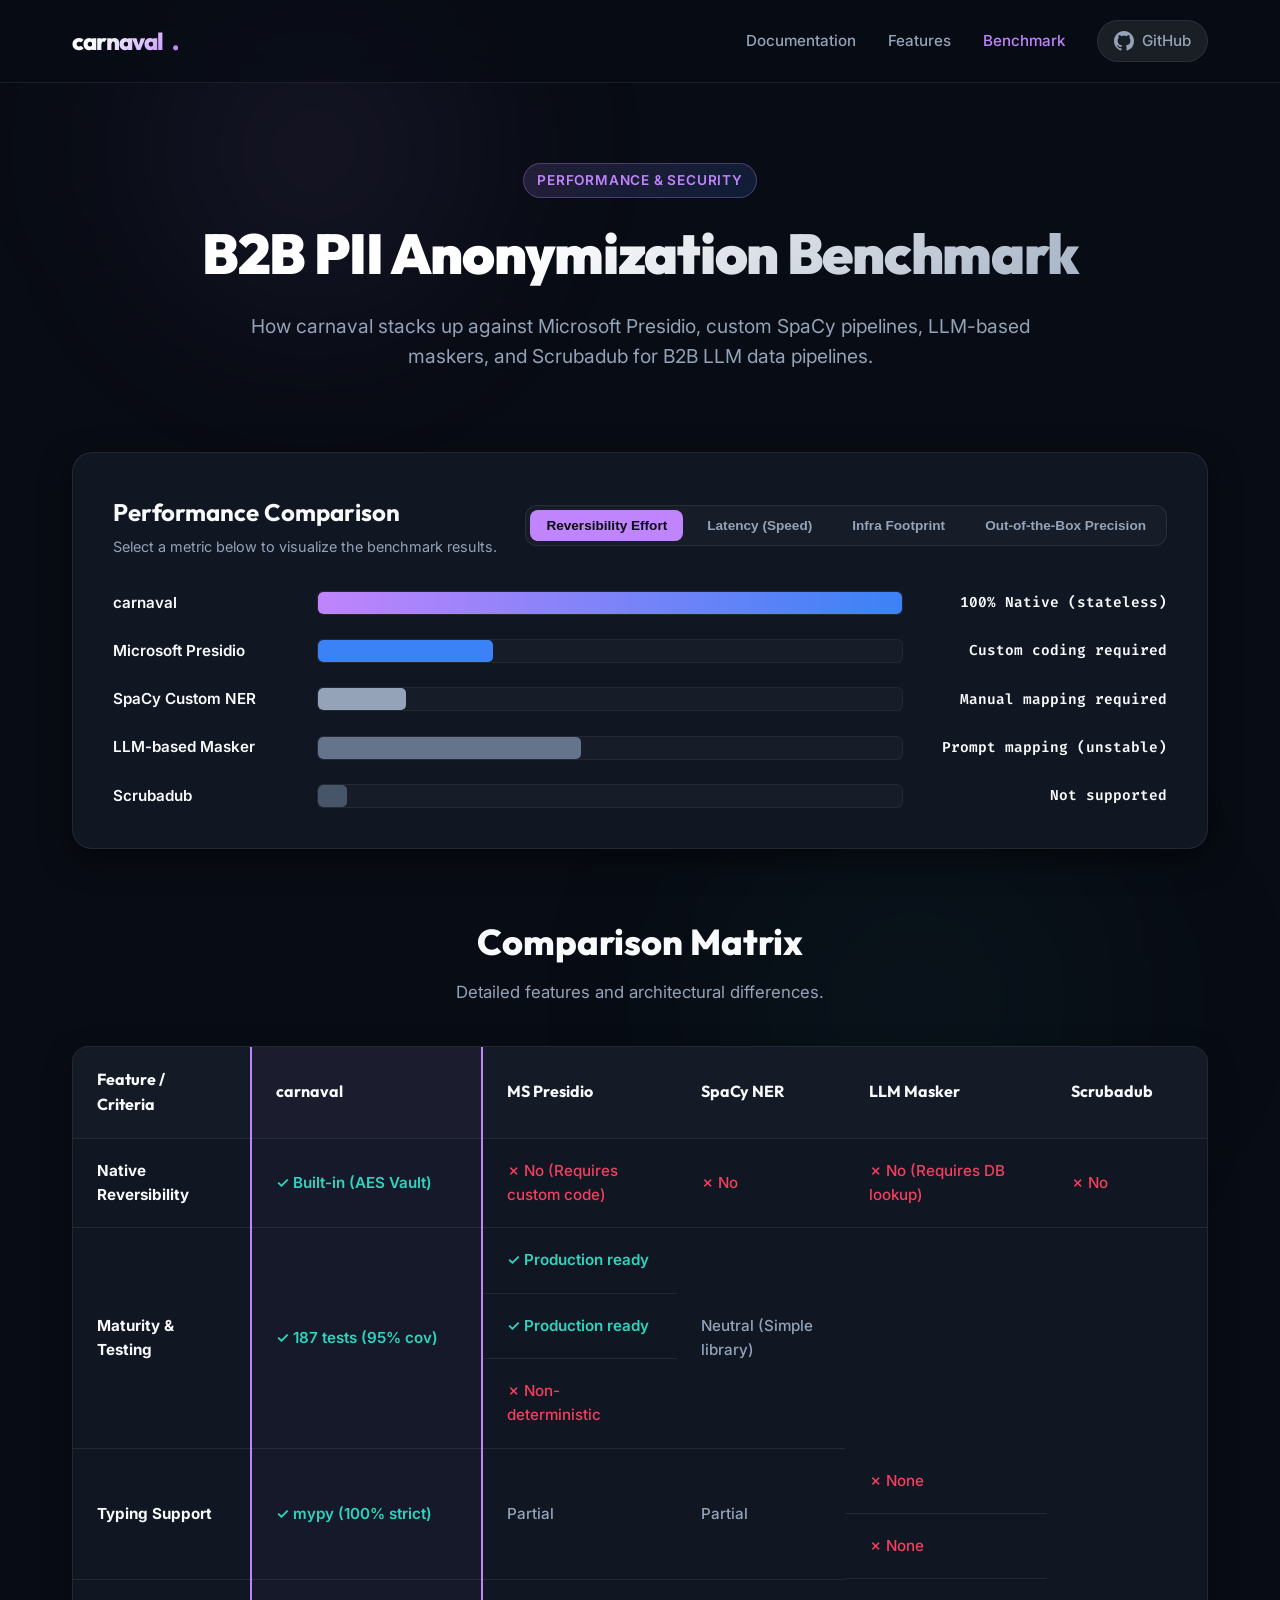
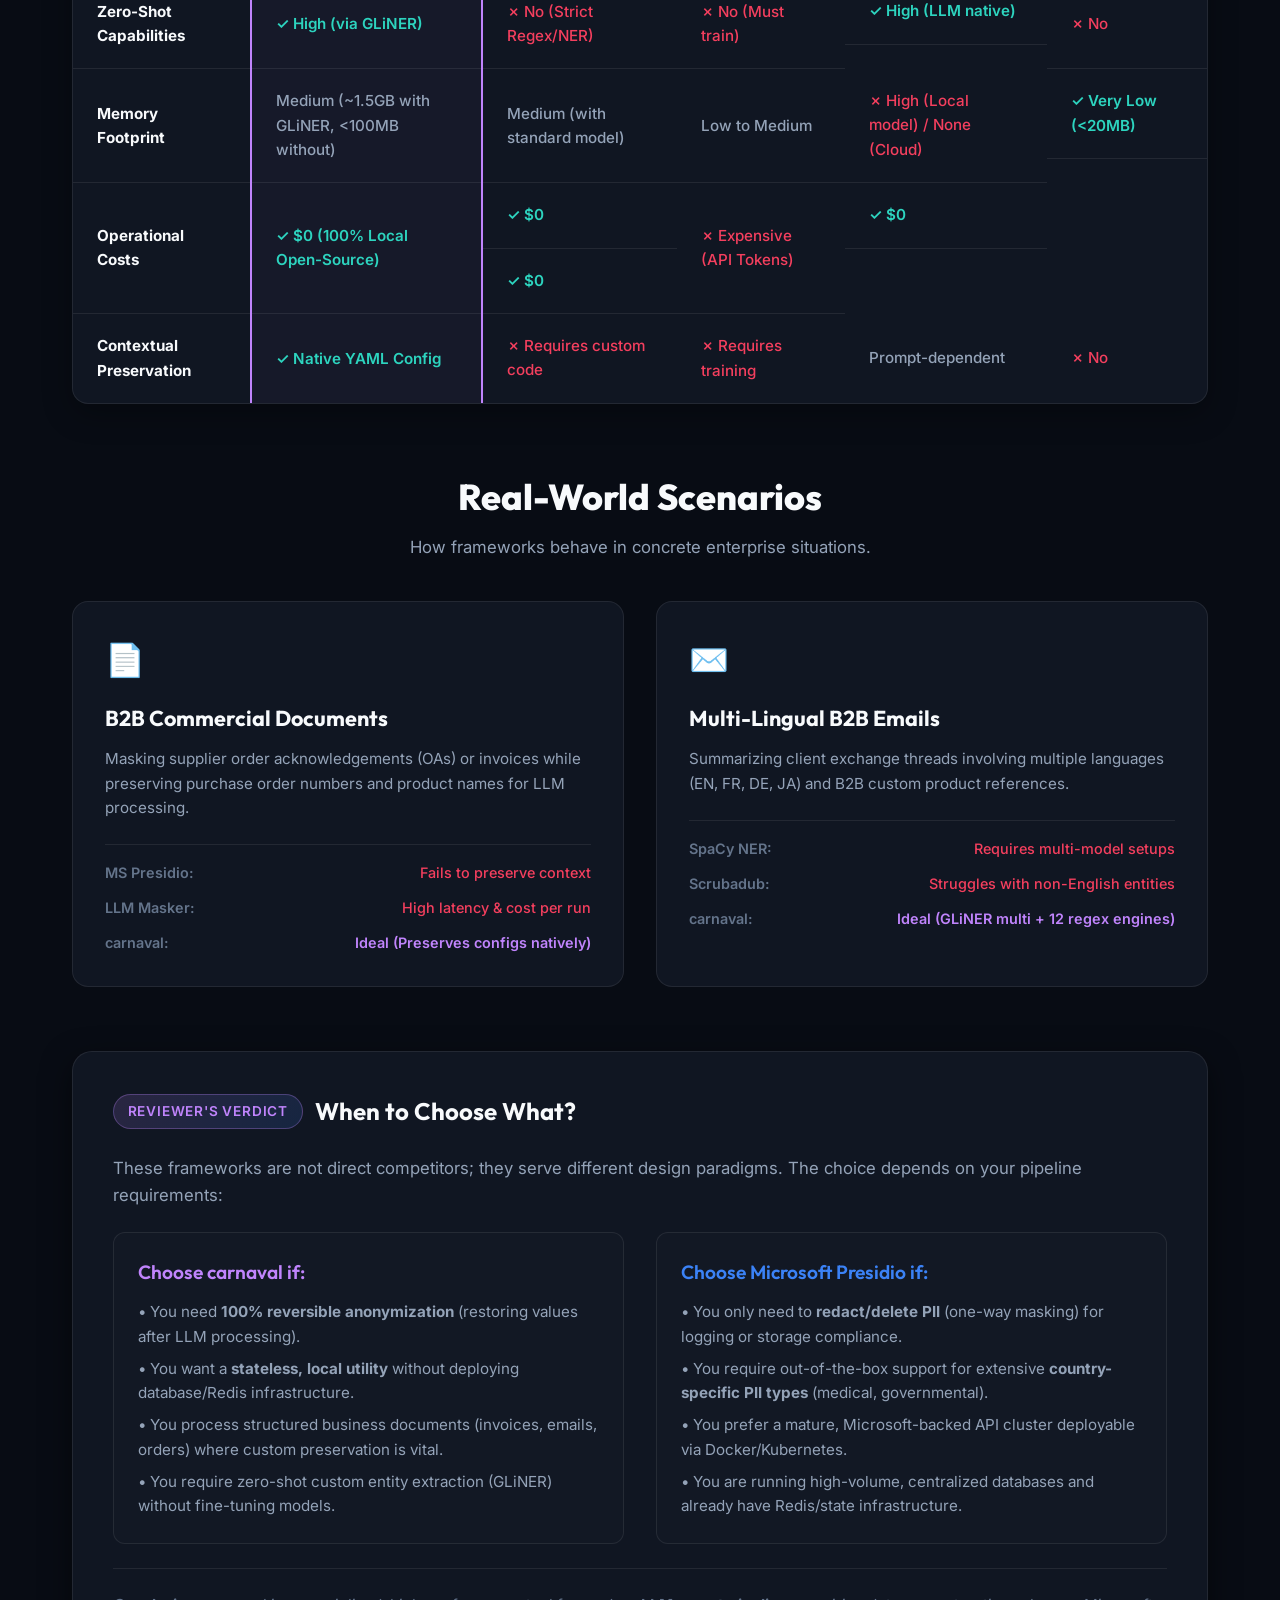
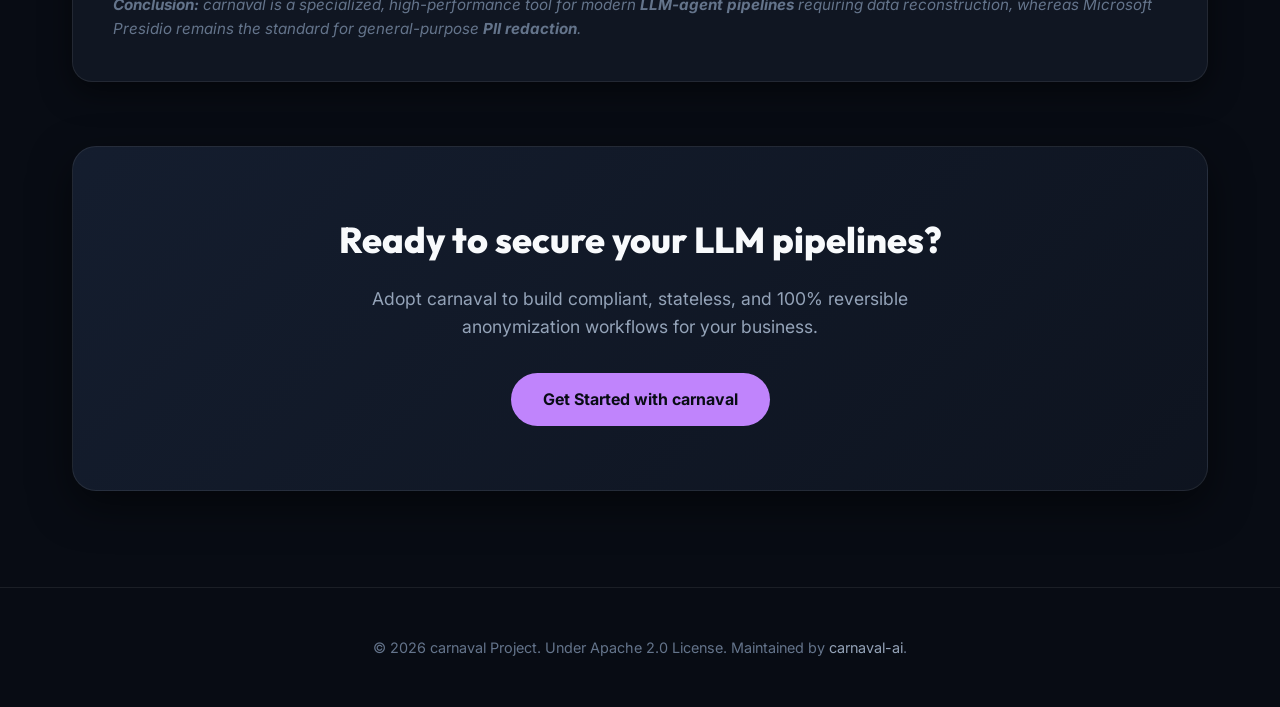
<file: docs/benchmark.html>
<!DOCTYPE html>
<html lang="en">
<head>
    <meta charset="UTF-8">
    <meta name="viewport" content="width=device-width, initial-scale=1.0">
    <title>PII Anonymization Benchmark - carnaval vs. Microsoft Presidio, SpaCy, LLMs</title>
    <link rel="icon" type="image/png" href="favicon.png">
    <!-- Google Fonts: Outfit & Inter -->
    <link rel="preconnect" href="https://fonts.googleapis.com">
    <link rel="preconnect" href="https://fonts.gstatic.com" crossorigin>
    <link href="https://fonts.googleapis.com/css2?family=Inter:wght@300;400;500;600;700&family=Outfit:wght@400;500;600;700;800;900&family=Fira+Code:wght@400;500;600&display=swap" rel="stylesheet">
    
    <style>
        :root {
            --bg-base: #080c14;
            --bg-surface: #101622;
            --bg-surface-glow: #182235;
            --text-primary: #f8fafc;
            --text-secondary: #94a3b8;
            --text-muted: #64748b;
            
            --accent-purple: #c084fc;
            --accent-purple-glow: rgba(192, 132, 252, 0.15);
            --accent-blue: #3b82f6;
            --accent-blue-glow: rgba(59, 130, 246, 0.15);
            --accent-emerald: #2dd4bf;
            --accent-emerald-glow: rgba(45, 212, 191, 0.15);
            --accent-rose: #f43f5e;
            
            --border-color: rgba(255, 255, 255, 0.08);
            --font-title: 'Outfit', sans-serif;
            --font-body: 'Inter', sans-serif;
            --font-mono: 'Fira Code', monospace;
        }

        * {
            box-sizing: border-box;
            margin: 0;
            padding: 0;
        }

        body {
            background-color: var(--bg-base);
            color: var(--text-primary);
            font-family: var(--font-body);
            line-height: 1.6;
            overflow-x: hidden;
            -webkit-font-smoothing: antialiased;
        }

        html {
            scroll-behavior: smooth;
        }

        .glow-orb-1 {
            position: absolute;
            top: -100px;
            left: 5%;
            width: 500px;
            height: 500px;
            background: radial-gradient(circle, rgba(192, 132, 252, 0.1) 0%, rgba(192, 132, 252, 0) 70%);
            z-index: -1;
            filter: blur(80px);
            animation: floatGlow 12s ease-in-out infinite alternate;
        }

        .glow-orb-2 {
            position: absolute;
            top: 700px;
            right: 5%;
            width: 600px;
            height: 600px;
            background: radial-gradient(circle, rgba(45, 212, 191, 0.06) 0%, rgba(45, 212, 191, 0) 70%);
            z-index: -1;
            filter: blur(100px);
            animation: floatGlow 15s ease-in-out infinite alternate-reverse;
        }

        @keyframes floatGlow {
            0% { transform: translateY(0px) translateX(0px) scale(1); }
            100% { transform: translateY(50px) translateX(30px) scale(1.1); }
        }

        .container {
            max-width: 1200px;
            margin: 0 auto;
            padding: 0 2rem;
            position: relative;
        }

        /* Navigation Header */
        header {
            border-bottom: 1px solid var(--border-color);
            padding: 1.25rem 0;
            backdrop-filter: blur(16px);
            background-color: rgba(8, 12, 20, 0.7);
            position: sticky;
            top: 0;
            z-index: 100;
        }

        .nav-wrapper {
            display: flex;
            justify-content: space-between;
            align-items: center;
        }

        .logo {
            font-family: var(--font-title);
            font-size: 1.5rem;
            font-weight: 800;
            letter-spacing: -0.05rem;
            background: linear-gradient(135deg, var(--text-primary) 30%, var(--accent-purple) 100%);
            -webkit-background-clip: text;
            -webkit-text-fill-color: transparent;
            text-decoration: none;
            display: flex;
            align-items: center;
            gap: 0.5rem;
        }

        .logo span {
            color: var(--accent-purple);
            -webkit-text-fill-color: var(--accent-purple);
        }

        .nav-links {
            display: flex;
            gap: 2rem;
            list-style: none;
            align-items: center;
        }

        .nav-links a {
            color: var(--text-secondary);
            text-decoration: none;
            font-size: 0.95rem;
            font-weight: 500;
            transition: color 0.2s ease;
        }

        .nav-links a:hover {
            color: var(--text-primary);
        }

        .btn-github {
            background-color: rgba(255, 255, 255, 0.08);
            border: 1px solid var(--border-color);
            padding: 0.5rem 1rem;
            border-radius: 9999px;
            display: flex;
            align-items: center;
            gap: 0.5rem;
            transition: background-color 0.2s ease, border-color 0.2s ease;
        }

        .btn-github:hover {
            background-color: rgba(255, 255, 255, 0.15);
            border-color: rgba(255, 255, 255, 0.2);
        }

        /* Hero Section */
        .hero {
            padding: 5rem 0 3rem 0;
            text-align: center;
        }

        .badge {
            background: linear-gradient(135deg, var(--accent-purple-glow), var(--accent-blue-glow));
            border: 1px solid rgba(192, 132, 252, 0.3);
            color: var(--accent-purple);
            padding: 0.35rem 0.85rem;
            border-radius: 9999px;
            font-size: 0.85rem;
            font-weight: 600;
            display: inline-block;
            margin-bottom: 1.5rem;
            text-transform: uppercase;
            letter-spacing: 0.05rem;
        }

        h1 {
            font-family: var(--font-title);
            font-size: 3.5rem;
            font-weight: 900;
            line-height: 1.15;
            letter-spacing: -0.08rem;
            margin-bottom: 1.5rem;
            background: linear-gradient(135deg, #ffffff 40%, #94a3b8 100%);
            -webkit-background-clip: text;
            -webkit-text-fill-color: transparent;
        }

        .lead {
            font-size: 1.2rem;
            color: var(--text-secondary);
            max-width: 800px;
            margin: 0 auto 2rem auto;
            font-weight: 400;
        }

        /* Interactive Benchmark Metrics Chart */
        .chart-section {
            background: var(--bg-surface);
            border: 1px solid var(--border-color);
            border-radius: 20px;
            padding: 2.5rem;
            margin-bottom: 4rem;
            box-shadow: 0 10px 30px rgba(0,0,0,0.5);
            backdrop-filter: blur(12px);
        }

        .chart-header {
            display: flex;
            justify-content: space-between;
            align-items: center;
            margin-bottom: 2rem;
            flex-wrap: wrap;
            gap: 1rem;
        }

        .chart-title h3 {
            font-family: var(--font-title);
            font-size: 1.5rem;
            font-weight: 700;
            margin-bottom: 0.25rem;
        }

        .chart-title p {
            color: var(--text-secondary);
            font-size: 0.9rem;
        }

        .chart-selectors {
            display: flex;
            gap: 0.5rem;
            background-color: rgba(255,255,255,0.03);
            border: 1px solid var(--border-color);
            padding: 0.25rem;
            border-radius: 12px;
        }

        .selector-btn {
            background: none;
            border: none;
            color: var(--text-secondary);
            padding: 0.5rem 1rem;
            font-size: 0.85rem;
            font-weight: 600;
            border-radius: 8px;
            cursor: pointer;
            transition: all 0.2s ease;
        }

        .selector-btn.active {
            background-color: var(--accent-purple);
            color: var(--bg-base);
        }

        .bar-container {
            display: flex;
            flex-direction: column;
            gap: 1.5rem;
        }

        .bar-row {
            display: grid;
            grid-template-columns: 180px 1fr 240px;
            align-items: center;
            gap: 1.5rem;
        }

        .bar-name {
            font-weight: 600;
            font-size: 0.95rem;
        }

        .bar-track {
            height: 24px;
            background-color: rgba(255,255,255,0.03);
            border-radius: 6px;
            overflow: hidden;
            position: relative;
            border: 1px solid rgba(255,255,255,0.05);
        }

        .bar-fill {
            height: 100%;
            border-radius: 5px;
            width: 0%;
            transition: width 0.8s cubic-bezier(0.16, 1, 0.3, 1);
            position: relative;
        }

        .bar-val {
            font-family: var(--font-mono);
            font-size: 0.9rem;
            font-weight: 600;
            text-align: right;
        }

        /* Matrix Table Section */
        .matrix-section {
            margin-bottom: 4rem;
        }

        .matrix-title {
            text-align: center;
            margin-bottom: 2.5rem;
        }

        .matrix-title h2 {
            font-family: var(--font-title);
            font-size: 2.25rem;
            font-weight: 800;
            margin-bottom: 0.5rem;
        }

        .table-wrapper {
            width: 100%;
            overflow-x: auto;
            border: 1px solid var(--border-color);
            border-radius: 16px;
            background: var(--bg-surface);
            box-shadow: 0 10px 30px rgba(0,0,0,0.3);
        }

        table {
            width: 100%;
            border-collapse: collapse;
            text-align: left;
            font-size: 0.95rem;
        }

        th, td {
            padding: 1.25rem 1.5rem;
            border-bottom: 1px solid var(--border-color);
        }

        th {
            background-color: rgba(255,255,255,0.02);
            font-family: var(--font-title);
            font-weight: 700;
            font-size: 1rem;
            color: var(--text-primary);
        }

        tr:last-child td {
            border-bottom: none;
        }

        tr:hover td {
            background-color: rgba(255,255,255,0.01);
        }

        .col-carnaval {
            background-color: rgba(192, 132, 252, 0.03);
            border-left: 2px solid var(--accent-purple);
            border-right: 2px solid var(--accent-purple);
        }

        th.col-carnaval {
            background-color: rgba(192, 132, 252, 0.06);
        }

        .status-pro {
            color: var(--accent-emerald);
            font-weight: 600;
            display: flex;
            align-items: center;
            gap: 0.35rem;
        }

        .status-con {
            color: var(--accent-rose);
            font-weight: 500;
            display: flex;
            align-items: center;
            gap: 0.35rem;
        }

        .status-neutral {
            color: var(--text-secondary);
            font-weight: 500;
        }

        /* Feature Cards */
        .scenarios-grid {
            display: grid;
            grid-template-columns: repeat(auto-fit, minmax(350px, 1fr));
            gap: 2rem;
            margin-bottom: 4rem;
        }

        .scenario-card {
            background: var(--bg-surface);
            border: 1px solid var(--border-color);
            border-radius: 16px;
            padding: 2rem;
            transition: transform 0.2s ease, border-color 0.2s ease;
        }

        .scenario-card:hover {
            transform: translateY(-4px);
            border-color: rgba(192, 132, 252, 0.3);
        }

        .scenario-icon {
            font-size: 2rem;
            margin-bottom: 1rem;
        }

        .scenario-card h3 {
            font-family: var(--font-title);
            font-size: 1.35rem;
            font-weight: 700;
            margin-bottom: 0.75rem;
        }

        .scenario-card p {
            color: var(--text-secondary);
            font-size: 0.95rem;
            margin-bottom: 1.5rem;
        }

        .scenario-comparison {
            display: flex;
            flex-direction: column;
            gap: 0.75rem;
            font-size: 0.9rem;
            border-top: 1px solid var(--border-color);
            padding-top: 1rem;
        }

        .comp-line {
            display: flex;
            justify-content: space-between;
        }

        .comp-label {
            font-weight: 600;
            color: var(--text-muted);
        }

        .comp-val-carnaval {
            color: var(--accent-purple);
            font-weight: 600;
        }

        /* CTA Footer */
        .cta-box {
            background: linear-gradient(135deg, rgba(24, 34, 53, 0.8), rgba(16, 22, 34, 0.8));
            border: 1px solid var(--border-color);
            border-radius: 24px;
            padding: 4rem 2rem;
            text-align: center;
            margin-bottom: 6rem;
            position: relative;
            overflow: hidden;
            box-shadow: 0 15px 40px rgba(0,0,0,0.5);
        }

        .cta-box h2 {
            font-family: var(--font-title);
            font-size: 2.25rem;
            font-weight: 800;
            margin-bottom: 1rem;
        }

        .cta-box p {
            color: var(--text-secondary);
            max-width: 600px;
            margin: 0 auto 2rem auto;
            font-size: 1.1rem;
        }

        .btn-primary {
            background-color: var(--accent-purple);
            color: var(--bg-base);
            border: none;
            padding: 0.85rem 2rem;
            border-radius: 9999px;
            font-weight: 700;
            font-size: 1rem;
            text-decoration: none;
            display: inline-block;
            transition: transform 0.2s ease, box-shadow 0.2s ease;
        }

        .btn-primary:hover {
            transform: translateY(-2px);
            box-shadow: 0 8px 24px rgba(192, 132, 252, 0.4);
        }

        footer {
            border-top: 1px solid var(--border-color);
            padding: 3rem 0;
            text-align: center;
            color: var(--text-muted);
            font-size: 0.9rem;
        }

        footer a {
            color: var(--text-secondary);
            text-decoration: none;
            transition: color 0.2s ease;
        }

        footer a:hover {
            color: var(--text-primary);
        }

        .verdict-section {
            background: var(--bg-surface);
            border: 1px solid var(--border-color);
            border-radius: 20px;
            padding: 2.5rem;
            margin-bottom: 4rem;
            box-shadow: 0 10px 30px rgba(0,0,0,0.5);
        }

        .verdict-grid {
            display: grid;
            grid-template-columns: 1fr 1fr;
            gap: 2rem;
            margin-bottom: 1.5rem;
        }

        @media (max-width: 768px) {
            h1 { font-size: 2.3rem; }
            .bar-row { grid-template-columns: 1fr; gap: 0.5rem; }
            .bar-val { text-align: left; }
            .scenarios-grid { grid-template-columns: 1fr; }
            .nav-hide-mobile { display: none; }
            .btn-text-hide-mobile { display: none; }
            .chart-section { padding: 1.25rem; }
            .chart-selectors { flex-wrap: wrap; width: 100%; gap: 0.25rem; }
            .selector-btn { flex: 1 1 45%; font-size: 0.8rem; padding: 0.5rem; text-align: center; }
            .verdict-section { padding: 1.25rem; margin-bottom: 2.5rem; }
            .verdict-grid { grid-template-columns: 1fr; gap: 1.25rem; }
            th, td { padding: 0.75rem 0.5rem; font-size: 0.85rem; }
        }
    </style>
</head>
<body>

    <div class="glow-orb-1"></div>
    <div class="glow-orb-2"></div>

    <header>
        <div class="container nav-wrapper">
            <a href="index.html" class="logo">
                carnaval<span>.</span>
            </a>
            <ul class="nav-links">
                <li class="nav-hide-mobile"><a href="index.html">Documentation</a></li>
                <li class="nav-hide-mobile"><a href="index.html#features">Features</a></li>
                <li class="nav-hide-mobile"><a href="benchmark.html" style="color: var(--accent-purple);">Benchmark</a></li>
                <li>
                    <a href="https://github.com/carnaval-ai/carnaval" class="btn-github">
                        <svg height="20" width="20" viewBox="0 0 16 16" fill="currentColor" style="display:inline-block;vertical-align:middle;"><path d="M8 0C3.58 0 0 3.58 0 8c0 3.54 2.29 6.53 5.47 7.59.4.07.55-.17.55-.38 0-.19-.01-.82-.01-1.49-2.01.37-2.53-.49-2.69-.94-.09-.23-.48-.94-.82-1.13-.28-.15-.68-.52-.01-.53.63-.01 1.08.58 1.23.82.72 1.21 1.87.87 2.33.66.07-.52.28-.87.51-1.07-1.78-.2-3.64-.89-3.64-3.95 0-.87.31-1.59.82-2.15-.08-.2-.36-1.02.08-2.12 0 0 .67-.21 2.2.82.64-.18 1.32-.27 2-.27.68 0 1.36.09 2 .27 1.53-1.04 2.2-.82 2.2-.82.44 1.1.16 1.92.08 2.12.51.56.82 1.27.82 2.15 0 3.07-1.87 3.75-3.65 3.95.29.25.54.73.54 1.48 0 1.07-.01 1.93-.01 2.2 0 .21.15.46.55.38A8.013 8.013 0 0016 8c0-4.42-3.58-8-8-8z"></path></svg>
                        <span class="btn-text-hide-mobile">GitHub</span>
                    </a>
                </li>
            </ul>
        </div>
    </header>

    <main class="container">
        <!-- Hero -->
        <section class="hero">
            <div class="badge">Performance & Security</div>
            <h1>B2B PII Anonymization Benchmark</h1>
            <p class="lead">How carnaval stacks up against Microsoft Presidio, custom SpaCy pipelines, LLM-based maskers, and Scrubadub for B2B LLM data pipelines.</p>
        </section>

        <!-- Interactive Chart Section -->
        <section class="chart-section">
            <div class="chart-header">
                <div class="chart-title">
                    <h3>Performance Comparison</h3>
                    <p>Select a metric below to visualize the benchmark results.</p>
                </div>
                <div class="chart-selectors">
                    <button class="selector-btn active" onclick="setMetric('reversibility', this)">Reversibility Effort</button>
                    <button class="selector-btn" onclick="setMetric('latency', this)">Latency (Speed)</button>
                    <button class="selector-btn" onclick="setMetric('infrastructure', this)">Infra Footprint</button>
                    <button class="selector-btn" onclick="setMetric('precision', this)">Out-of-the-Box Precision</button>
                </div>
            </div>

            <div class="bar-container">
                <!-- carnaval -->
                <div class="bar-row">
                    <div class="bar-name">carnaval</div>
                    <div class="bar-track">
                        <div id="bar-carnaval" class="bar-fill" style="background: linear-gradient(90deg, #c084fc, #3b82f6);"></div>
                    </div>
                    <div id="val-carnaval" class="bar-val">0</div>
                </div>
                <!-- MS Presidio -->
                <div class="bar-row">
                    <div class="bar-name">Microsoft Presidio</div>
                    <div class="bar-track">
                        <div id="bar-presidio" class="bar-fill" style="background: #3b82f6;"></div>
                    </div>
                    <div id="val-presidio" class="bar-val">0</div>
                </div>
                <!-- SpaCy custom -->
                <div class="bar-row">
                    <div class="bar-name">SpaCy Custom NER</div>
                    <div class="bar-track">
                        <div id="bar-spacy" class="bar-fill" style="background: #94a3b8;"></div>
                    </div>
                    <div id="val-spacy" class="bar-val">0</div>
                </div>
                <!-- LLM Masker -->
                <div class="bar-row">
                    <div class="bar-name">LLM-based Masker</div>
                    <div class="bar-track">
                        <div id="bar-llm" class="bar-fill" style="background: #64748b;"></div>
                    </div>
                    <div id="val-llm" class="bar-val">0</div>
                </div>
                <!-- Scrubadub -->
                <div class="bar-row">
                    <div class="bar-name">Scrubadub</div>
                    <div class="bar-track">
                        <div id="bar-scrubadub" class="bar-fill" style="background: #475569;"></div>
                    </div>
                    <div id="val-scrubadub" class="bar-val">0</div>
                </div>
            </div>
        </section>

        <!-- Feature Matrix Table -->
        <section class="matrix-section">
            <div class="matrix-title">
                <h2>Comparison Matrix</h2>
                <p class="lead" style="font-size:1.05rem;">Detailed features and architectural differences.</p>
            </div>
            <div class="table-wrapper">
                <table>
                    <thead>
                        <tr>
                            <th>Feature / Criteria</th>
                            <th class="col-carnaval">carnaval</th>
                            <th>MS Presidio</th>
                            <th>SpaCy NER</th>
                            <th>LLM Masker</th>
                            <th>Scrubadub</th>
                        </tr>
                    </thead>
                    <tbody>
                        <tr>
                            <td><strong>Native Reversibility</strong></td>
                            <td class="col-carnaval"><span class="status-pro">✓ Built-in (AES Vault)</span></td>
                            <td><span class="status-con">✗ No (Requires custom code)</span></td>
                            <td><span class="status-con">✗ No</span></td>
                            <td><span class="status-con">✗ No (Requires DB lookup)</span></td>
                            <td><span class="status-con">✗ No</span></td>
                        </tr>
                        <tr>
                            <td><strong>Maturity & Testing</strong></td>
                            <td class="col-carnaval"><span class="status-pro">✓ 187 tests (95% cov)</span></td>
                            <td class="status-pro">✓ Production ready</td>
                            <td class="status-pro">✓ Production ready</td>
                            <td class="status-con">✗ Non-deterministic</td>
                            <td class="status-neutral">Neutral (Simple library)</td>
                        </tr>
                        <tr>
                            <td><strong>Typing Support</strong></td>
                            <td class="col-carnaval"><span class="status-pro">✓ mypy (100% strict)</span></td>
                            <td class="status-neutral">Partial</td>
                            <td class="status-neutral">Partial</td>
                            <td class="status-con">✗ None</td>
                            <td class="status-con">✗ None</td>
                        </tr>
                        <tr>
                            <td><strong>Zero-Shot Capabilities</strong></td>
                            <td class="col-carnaval"><span class="status-pro">✓ High (via GLiNER)</span></td>
                            <td><span class="status-con">✗ No (Strict Regex/NER)</span></td>
                            <td><span class="status-con">✗ No (Must train)</span></td>
                            <td class="status-pro">✓ High (LLM native)</td>
                            <td><span class="status-con">✗ No</span></td>
                        </tr>
                        <tr>
                            <td><strong>Memory Footprint</strong></td>
                            <td class="col-carnaval"><span class="status-neutral">Medium (~1.5GB with GLiNER, <100MB without)</span></td>
                            <td><span class="status-neutral">Medium (with standard model)</span></td>
                            <td><span class="status-neutral">Low to Medium</span></td>
                            <td><span class="status-con">✗ High (Local model) / None (Cloud)</span></td>
                            <td class="status-pro">✓ Very Low (<20MB)</td>
                        </tr>
                        <tr>
                            <td><strong>Operational Costs</strong></td>
                            <td class="col-carnaval"><span class="status-pro">✓ $0 (100% Local Open-Source)</span></td>
                            <td class="status-pro">✓ $0</td>
                            <td class="status-pro">✓ $0</td>
                            <td><span class="status-con">✗ Expensive (API Tokens)</span></td>
                            <td class="status-pro">✓ $0</td>
                        </tr>
                        <tr>
                            <td><strong>Contextual Preservation</strong></td>
                            <td class="col-carnaval"><span class="status-pro">✓ Native YAML Config</span></td>
                            <td><span class="status-con">✗ Requires custom code</span></td>
                            <td><span class="status-con">✗ Requires training</span></td>
                            <td class="status-neutral">Prompt-dependent</td>
                            <td><span class="status-con">✗ No</span></td>
                        </tr>
                    </tbody>
                </table>
            </div>
        </section>

        <!-- Use Case Scenarios -->
        <section>
            <div class="matrix-title">
                <h2>Real-World Scenarios</h2>
                <p class="lead" style="font-size:1.05rem;">How frameworks behave in concrete enterprise situations.</p>
            </div>
            <div class="scenarios-grid">
                <!-- Scenario 1 -->
                <div class="scenario-card">
                    <div class="scenario-icon">📄</div>
                    <h3>B2B Commercial Documents</h3>
                    <p>Masking supplier order acknowledgements (OAs) or invoices while preserving purchase order numbers and product names for LLM processing.</p>
                    <div class="scenario-comparison">
                        <div class="comp-line">
                            <span class="comp-label">MS Presidio:</span>
                            <span class="status-con">Fails to preserve context</span>
                        </div>
                        <div class="comp-line">
                            <span class="comp-label">LLM Masker:</span>
                            <span class="status-con">High latency & cost per run</span>
                        </div>
                        <div class="comp-line">
                            <span class="comp-label">carnaval:</span>
                            <span class="comp-val-carnaval">Ideal (Preserves configs natively)</span>
                        </div>
                    </div>
                </div>
                <!-- Scenario 2 -->
                <div class="scenario-card">
                    <div class="scenario-icon">✉️</div>
                    <h3>Multi-Lingual B2B Emails</h3>
                    <p>Summarizing client exchange threads involving multiple languages (EN, FR, DE, JA) and B2B custom product references.</p>
                    <div class="scenario-comparison">
                        <div class="comp-line">
                            <span class="comp-label">SpaCy NER:</span>
                            <span class="status-con">Requires multi-model setups</span>
                        </div>
                        <div class="comp-line">
                            <span class="comp-label">Scrubadub:</span>
                            <span class="status-con">Struggles with non-English entities</span>
                        </div>
                        <div class="comp-line">
                            <span class="comp-label">carnaval:</span>
                            <span class="comp-val-carnaval">Ideal (GLiNER multi + 12 regex engines)</span>
                        </div>
                    </div>
                </div>
            </div>
        </section>

        <!-- Technical Verdict Section -->
        <section class="verdict-section">
            <div style="display: flex; align-items: center; gap: 0.75rem; margin-bottom: 1.5rem;">
                <span class="badge" style="margin-bottom: 0;">Reviewer's Verdict</span>
                <h3 style="font-family: var(--font-title); font-size: 1.5rem; font-weight: 700;">When to Choose What?</h3>
            </div>
            <p style="color: var(--text-secondary); margin-bottom: 1.5rem; font-size: 1.05rem;">
                These frameworks are not direct competitors; they serve different design paradigms. The choice depends on your pipeline requirements:
            </p>
            <div class="verdict-grid">
                <div style="background-color: rgba(255,255,255,0.01); border: 1px solid var(--border-color); padding: 1.5rem; border-radius: 12px;">
                    <h4 style="font-family: var(--font-title); font-size: 1.2rem; font-weight: 600; color: var(--accent-purple); margin-bottom: 0.75rem;">Choose carnaval if:</h4>
                    <ul style="list-style-type: none; color: var(--text-secondary); font-size: 0.95rem; display: flex; flex-direction: column; gap: 0.5rem;">
                        <li>• You need <strong>100% reversible anonymization</strong> (restoring values after LLM processing).</li>
                        <li>• You want a <strong>stateless, local utility</strong> without deploying database/Redis infrastructure.</li>
                        <li>• You process structured business documents (invoices, emails, orders) where custom preservation is vital.</li>
                        <li>• You require zero-shot custom entity extraction (GLiNER) without fine-tuning models.</li>
                    </ul>
                </div>
                <div style="background-color: rgba(255,255,255,0.01); border: 1px solid var(--border-color); padding: 1.5rem; border-radius: 12px;">
                    <h4 style="font-family: var(--font-title); font-size: 1.2rem; font-weight: 600; color: var(--accent-blue); margin-bottom: 0.75rem;">Choose Microsoft Presidio if:</h4>
                    <ul style="list-style-type: none; color: var(--text-secondary); font-size: 0.95rem; display: flex; flex-direction: column; gap: 0.5rem;">
                        <li>• You only need to <strong>redact/delete PII</strong> (one-way masking) for logging or storage compliance.</li>
                        <li>• You require out-of-the-box support for extensive <strong>country-specific PII types</strong> (medical, governmental).</li>
                        <li>• You prefer a mature, Microsoft-backed API cluster deployable via Docker/Kubernetes.</li>
                        <li>• You are running high-volume, centralized databases and already have Redis/state infrastructure.</li>
                    </ul>
                </div>
            </div>
            <div style="border-top: 1px solid var(--border-color); padding-top: 1.5rem; font-style: italic; color: var(--text-muted); font-size: 0.95rem;">
                <strong>Conclusion:</strong> carnaval is a specialized, high-performance tool for modern <strong>LLM-agent pipelines</strong> requiring data reconstruction, whereas Microsoft Presidio remains the standard for general-purpose <strong>PII redaction</strong>.
            </div>
        </section>

        <!-- CTA Box -->
        <section class="cta-box">
            <h2>Ready to secure your LLM pipelines?</h2>
            <p>Adopt carnaval to build compliant, stateless, and 100% reversible anonymization workflows for your business.</p>
            <a href="index.html" class="btn-primary">Get Started with carnaval</a>
        </section>
    </main>

    <footer>
        <p>&copy; 2026 carnaval Project. Under Apache 2.0 License. Maintained by <a href="https://github.com/carnaval-ai">carnaval-ai</a>.</p>
    </footer>

    <!-- Interactive Chart Logic -->
    <script>
        const data = {
            reversibility: {
                carnaval: 100, // 0 effort (native)
                presidio: 30,  // custom DB implementation
                spacy: 15,     // manual mapper code
                llm: 45,       // prompt-based map back (unreliable)
                scrubadub: 5   // impossible
            },
            latency: {
                carnaval: 60,  // ~3s with GLiNER
                presidio: 80,  // ~1.5s average (SpaCy)
                spacy: 90,     // <0.5s average
                llm: 10,       // Extremely slow (>5s network overhead)
                scrubadub: 98  // Instant (regex only)
            },
            infrastructure: {
                carnaval: 65,  // Stateless but requires PyTorch/model memory (~1.5GB RAM)
                presidio: 55,  // Stateful (Needs Redis/DB for reversibility)
                spacy: 70,     // Requires custom storage
                llm: 20,       // Cloud dependency
                scrubadub: 98  // Extremely lightweight (<15MB RAM)
            },
            precision: {
                carnaval: 78,  // High on B2B / custom fields
                presidio: 85,  // Excellent for generic PII
                spacy: 55,     // Requires manual fine-tuning
                llm: 92,       // Very high (General PII)
                scrubadub: 45  // Basic regex rules
            }
        };

        const labels = {
            reversibility: {
                carnaval: "100% Native (stateless)",
                presidio: "Custom coding required",
                spacy: "Manual mapping required",
                llm: "Prompt mapping (unstable)",
                scrubadub: "Not supported"
            },
            latency: {
                carnaval: "~3s (GLiNER active)",
                presidio: "~1.5s average (SpaCy)",
                spacy: "< 0.5s average",
                llm: "> 5.0s (network cost)",
                scrubadub: "< 0.05s (regex-only)"
            },
            infrastructure: {
                carnaval: "Stateless (~1.5GB RAM)",
                presidio: "Stateful (Needs Redis/DB)",
                spacy: "Requires custom storage",
                llm: "Cloud-dependent API",
                scrubadub: "Lightweight (<15MB RAM)"
            },
            precision: {
                carnaval: "High on B2B / custom fields",
                presidio: "Excellent for generic PII",
                spacy: "Requires manual fine-tuning",
                llm: "Very high (General PII)",
                scrubadub: "Basic regex rules"
            }
        };

        function setMetric(metric, btn) {
            // Update active selector button if provided
            if (btn) {
                document.querySelectorAll('.selector-btn').forEach(b => {
                    b.classList.remove('active');
                });
                btn.classList.add('active');
            }

            // Animate bars
            document.getElementById('bar-carnaval').style.width = data[metric].carnaval + '%';
            document.getElementById('bar-presidio').style.width = data[metric].presidio + '%';
            document.getElementById('bar-spacy').style.width = data[metric].spacy + '%';
            document.getElementById('bar-llm').style.width = data[metric].llm + '%';
            document.getElementById('bar-scrubadub').style.width = data[metric].scrubadub + '%';

            // Update text values
            document.getElementById('val-carnaval').innerText = labels[metric].carnaval;
            document.getElementById('val-presidio').innerText = labels[metric].presidio;
            document.getElementById('val-spacy').innerText = labels[metric].spacy;
            document.getElementById('val-llm').innerText = labels[metric].llm;
            document.getElementById('val-scrubadub').innerText = labels[metric].scrubadub;
        }

        // Initial load
        window.onload = () => {
            setMetric('reversibility');
        };
    </script>

</body>
</html>
</file>
